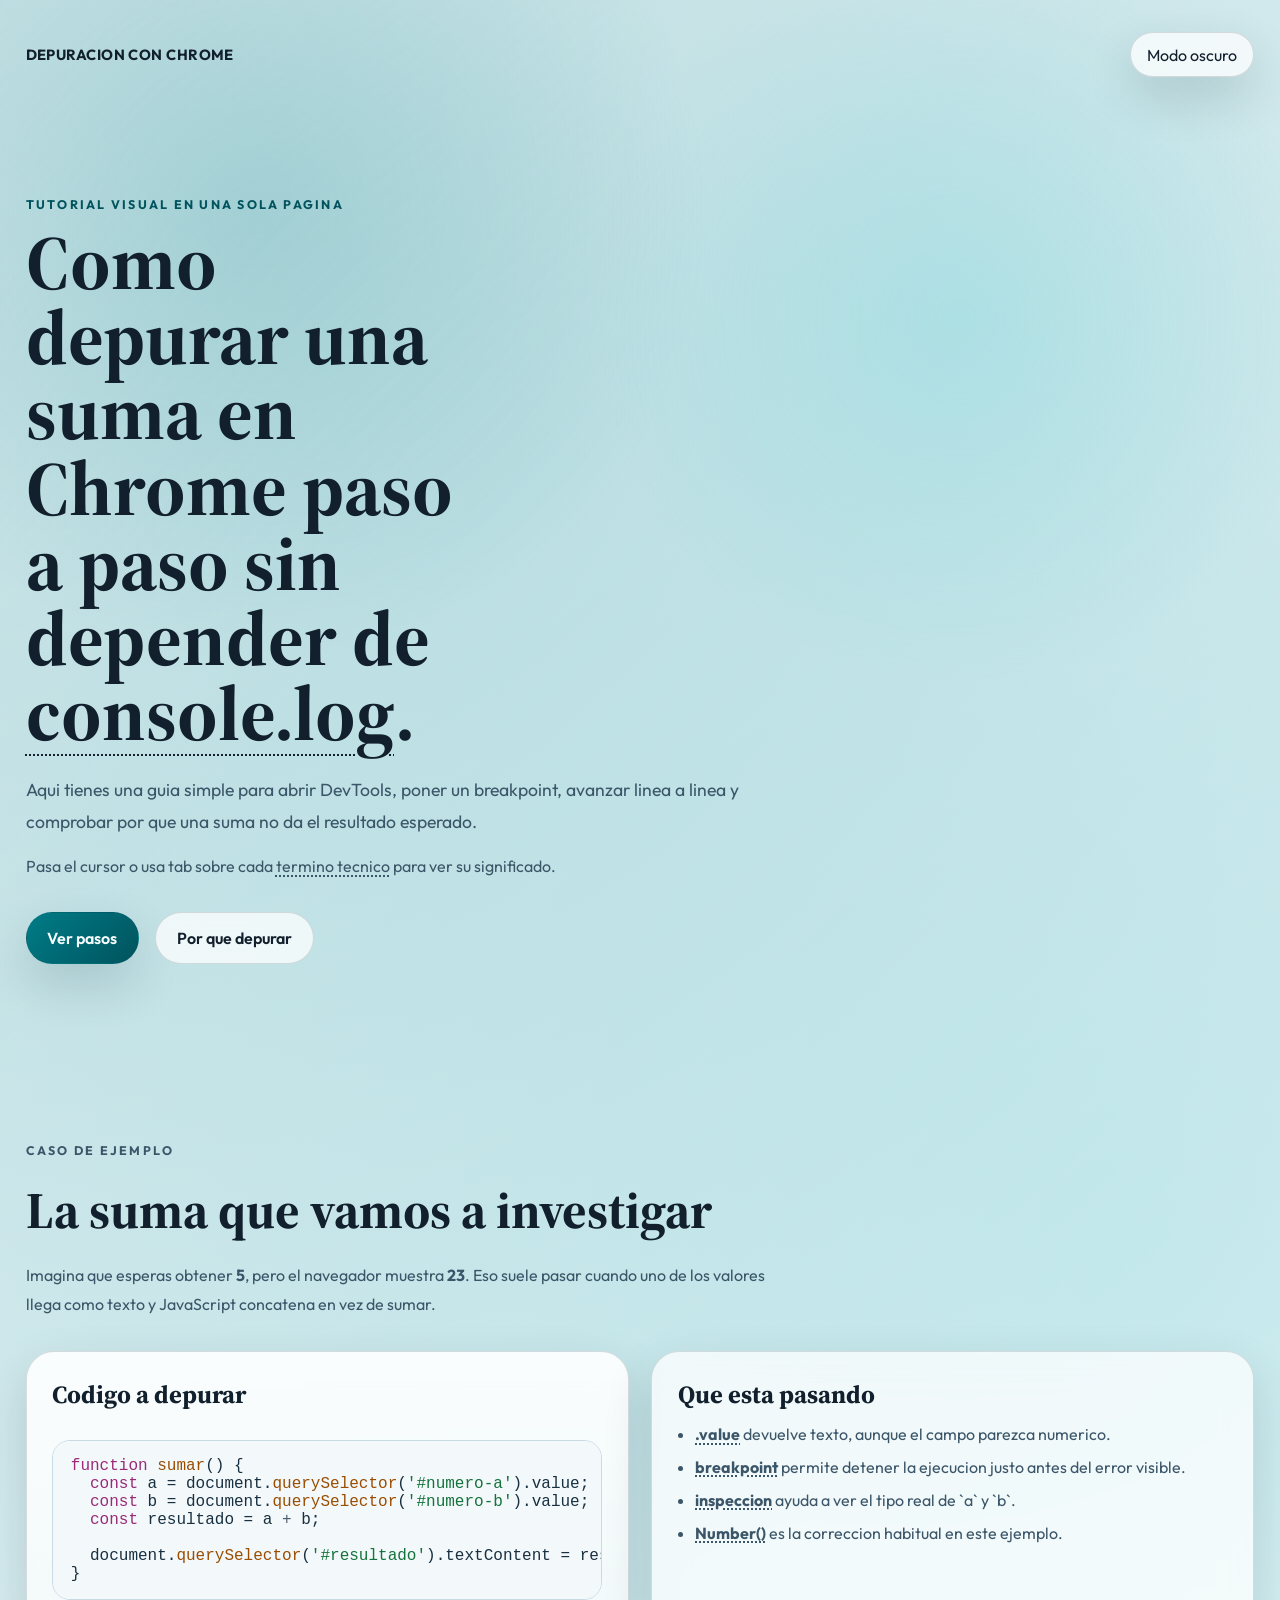
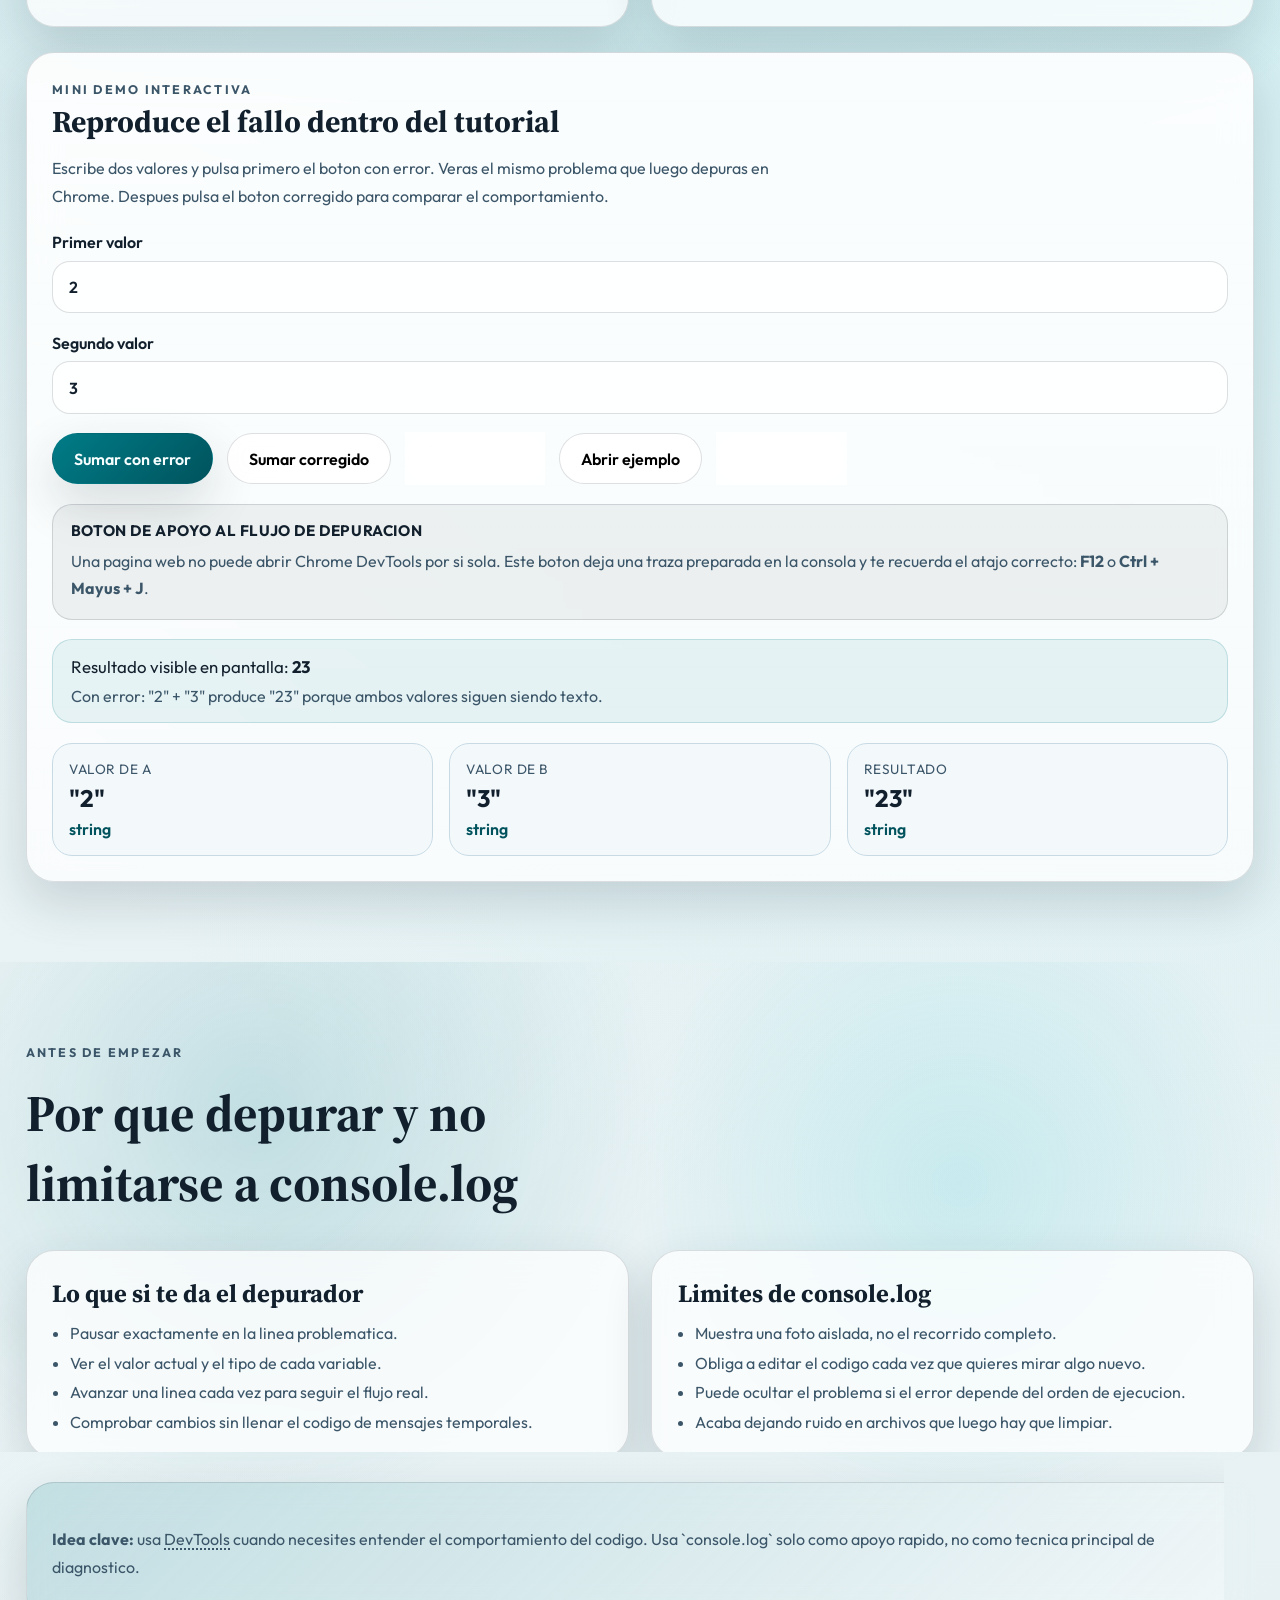
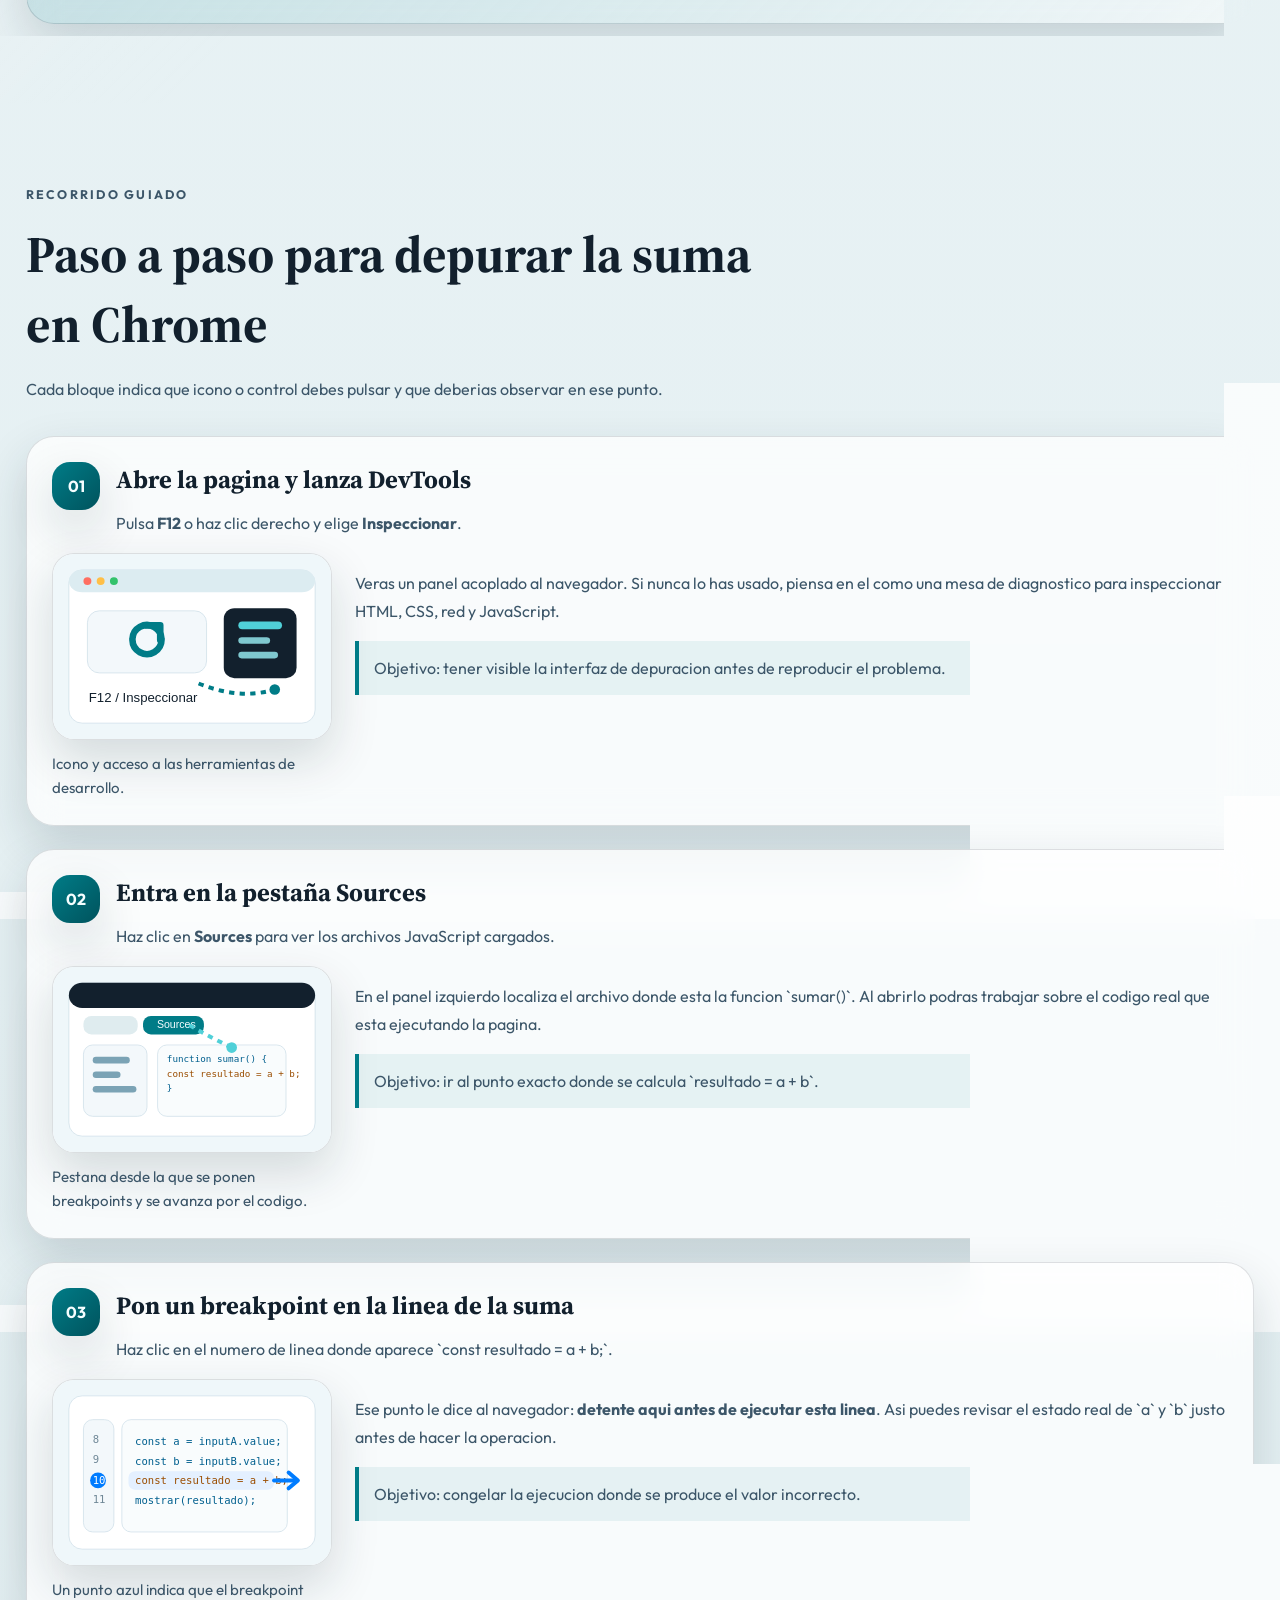
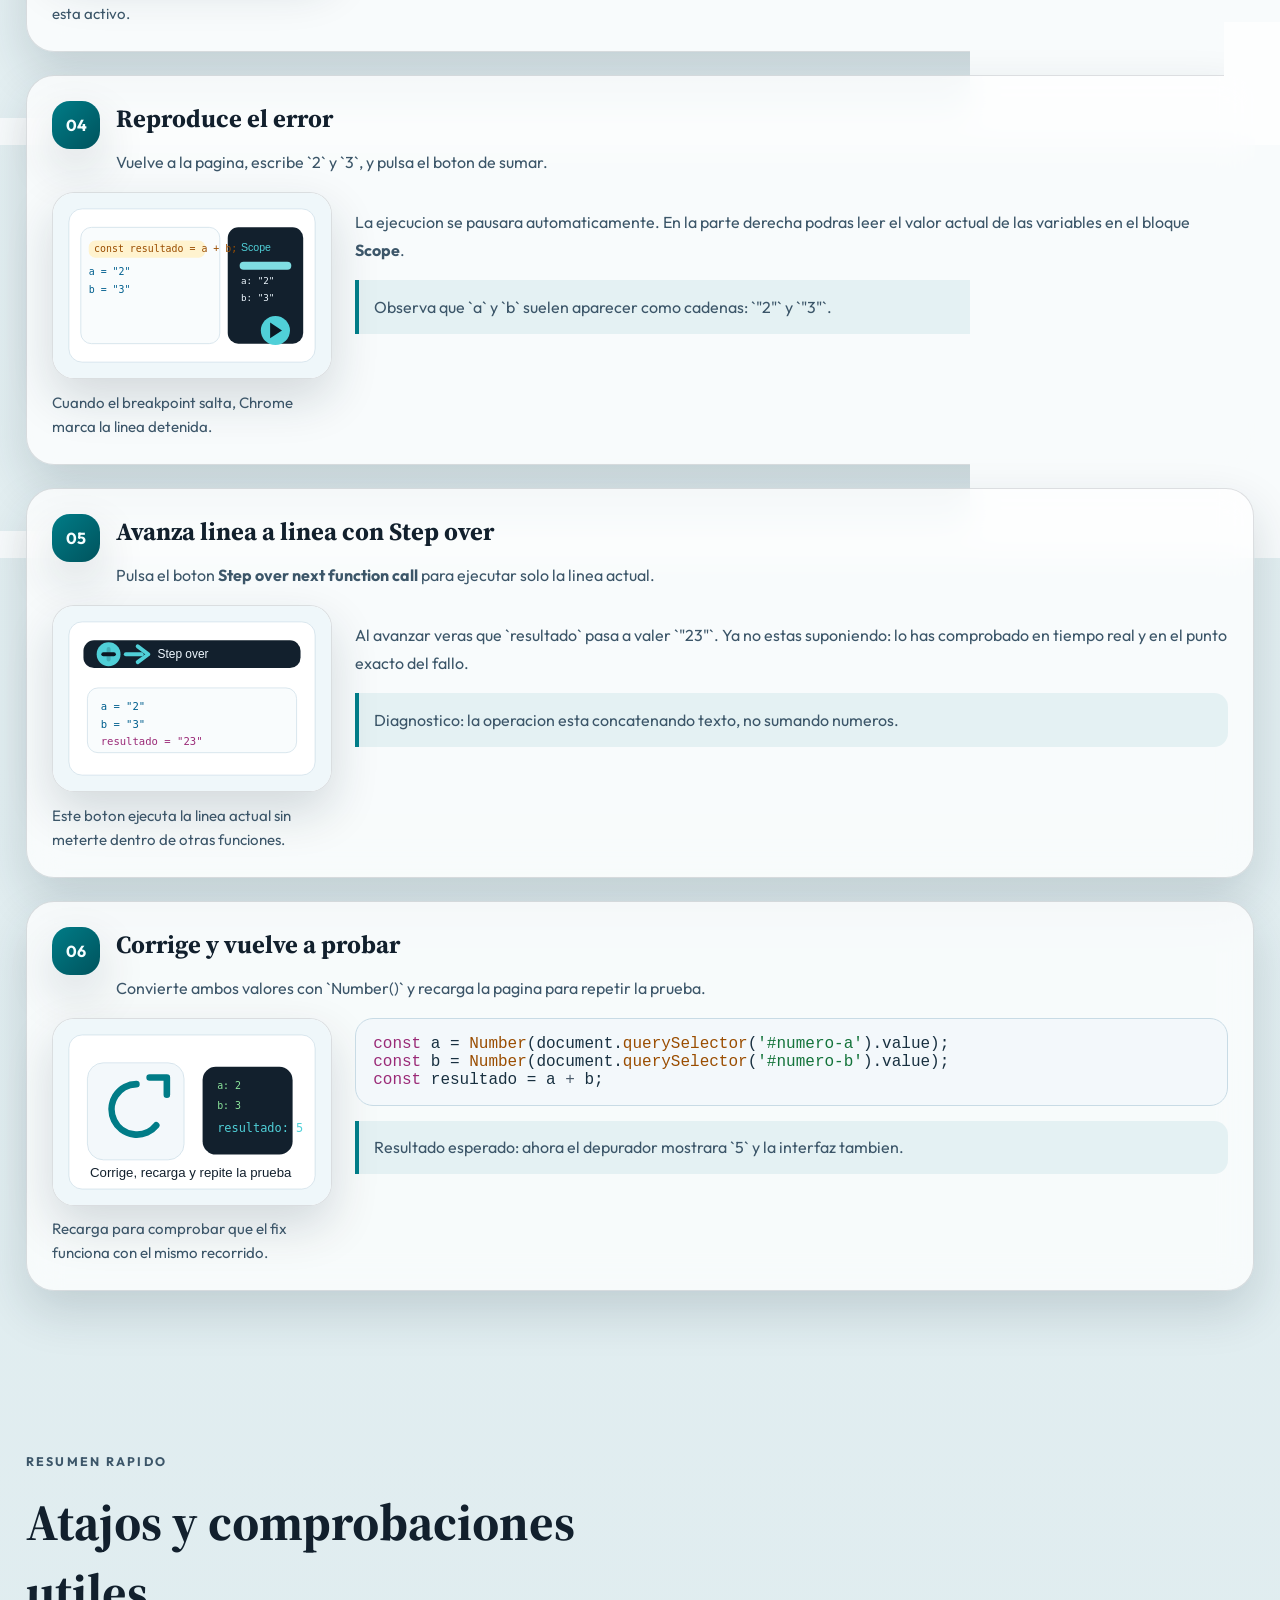
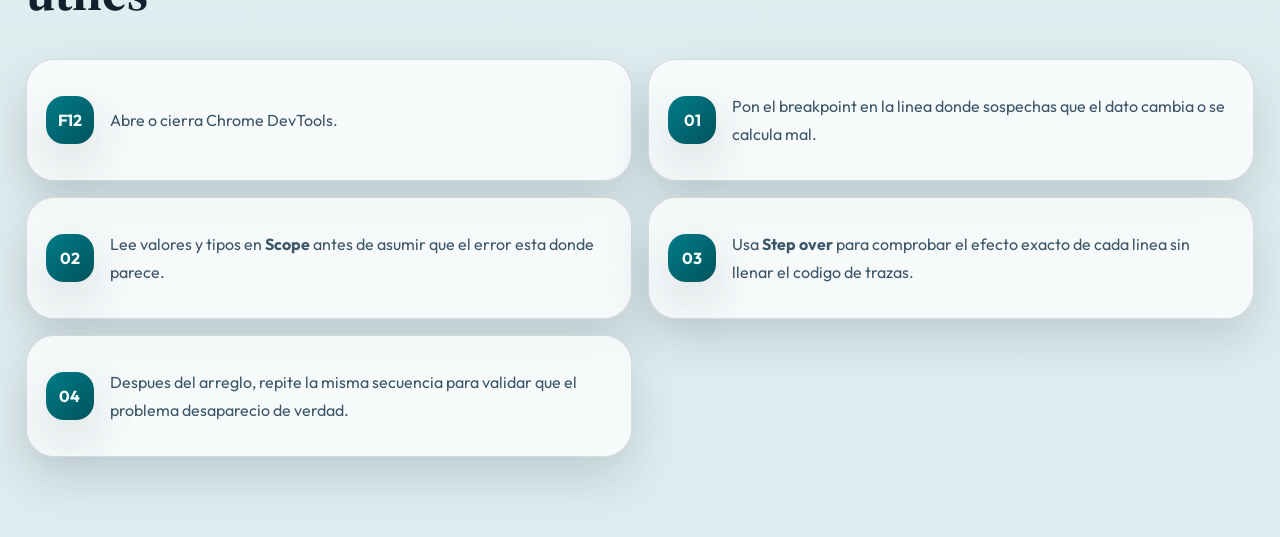
<file: depuracionconchrome/index.html>
<!doctype html>
<html lang="es" data-theme="light">
<head>
  <meta charset="utf-8">
  <meta name="viewport" content="width=device-width, initial-scale=1">
  <meta name="description" content="Tutorial visual paso a paso para depurar una suma en Chrome DevTools y entender por que conviene usar el depurador antes que console.log.">
  <meta name="theme-color" content="#f6f1e8">
  <title>Depurar una suma en Chrome</title>
  <link rel="icon" type="image/svg+xml" href="assets/img/favicon.svg">
  <link rel="preconnect" href="https://fonts.googleapis.com">
  <link rel="preconnect" href="https://fonts.gstatic.com" crossorigin>
  <link href="https://fonts.googleapis.com/css2?family=Outfit:wght@300;400;500;600;700&family=Source+Serif+4:wght@400;600;700&display=swap" rel="stylesheet">
  <link rel="stylesheet" href="assets/css/style.css">
</head>
<body>
  <div class="page-shell">
    <header class="hero parallax-panel" id="inicio">
      <nav class="topbar">
        <a class="brand" href="#inicio">Depuracion con Chrome</a>
        <button class="theme-toggle" type="button" aria-label="Cambiar entre modo claro y oscuro" aria-pressed="false">
          <span class="theme-toggle__label">Modo oscuro</span>
        </button>
      </nav>

      <div class="hero__content">
        <p class="eyebrow">Tutorial visual en una sola pagina</p>
        <h1>Como depurar una suma en Chrome paso a paso sin depender de <span class="term" tabindex="0" data-tooltip="Metodo rapido para imprimir valores en la consola, util para pruebas pequenas pero limitado para seguir el flujo real del codigo.">console.log</span>.</h1>
        <p class="hero__lead">
          Aqui tienes una guia simple para abrir DevTools, poner un breakpoint, avanzar linea a linea y comprobar por que una suma no da el resultado esperado.
        </p>
        <p class="hero__hint">
          Pasa el cursor o usa tab sobre cada <span class="term" tabindex="0" data-tooltip="Palabra tecnica explicada con una definicion corta en contexto.">termino tecnico</span> para ver su significado.
        </p>
        <div class="hero__actions">
          <a class="button button--primary" href="#pasos">Ver pasos</a>
          <a class="button button--ghost" href="#por-que">Por que depurar</a>
        </div>
      </div>
    </header>

    <main>
      <section class="section section--floating" id="escenario">
        <div class="section__heading">
          <p class="section__eyebrow">Caso de ejemplo</p>
          <h2>La suma que vamos a investigar</h2>
          <p>
            Imagina que esperas obtener <strong>5</strong>, pero el navegador muestra <strong>23</strong>. Eso suele pasar cuando uno de los valores llega como texto y JavaScript concatena en vez de sumar.
          </p>
        </div>

        <div class="grid grid--two">
          <article class="code-card code-card--compact">
            <h3>Codigo a depurar</h3>
            <pre><code><span class="tok-kw">function</span> <span class="tok-fn">sumar</span>() {
  <span class="tok-kw">const</span> a = document.<span class="tok-fn">querySelector</span>(<span class="tok-str">'#numero-a'</span>).value;
  <span class="tok-kw">const</span> b = document.<span class="tok-fn">querySelector</span>(<span class="tok-str">'#numero-b'</span>).value;
  <span class="tok-kw">const</span> resultado = a <span class="tok-op">+</span> b;

  document.<span class="tok-fn">querySelector</span>(<span class="tok-str">'#resultado'</span>).textContent = resultado;
}</code></pre>
          </article>

          <article class="card">
            <h3>Que esta pasando</h3>
            <ul class="feature-list">
              <li><strong><span class="term" tabindex="0" data-tooltip="Valor devuelto por un input del navegador; normalmente llega como cadena de texto.">.value</span></strong> devuelve texto, aunque el campo parezca numerico.</li>
              <li><strong><span class="term" tabindex="0" data-tooltip="Punto de parada temporal en el codigo para inspeccionar variables y flujo.">breakpoint</span></strong> permite detener la ejecucion justo antes del error visible.</li>
              <li><strong><span class="term" tabindex="0" data-tooltip="Inspeccion de variables mientras el programa esta detenido.">inspeccion</span></strong> ayuda a ver el tipo real de `a` y `b`.</li>
              <li><strong><span class="term" tabindex="0" data-tooltip="Conversión explicita de un texto a numero para operar correctamente.">Number()</span></strong> es la correccion habitual en este ejemplo.</li>
            </ul>
          </article>
        </div>

        <article class="demo-card" id="demo">
          <div class="demo-card__intro">
            <p class="section__eyebrow">Mini demo interactiva</p>
            <h3>Reproduce el fallo dentro del tutorial</h3>
            <p>
              Escribe dos valores y pulsa primero el boton con error. Veras el mismo problema que luego depuras en Chrome. Despues pulsa el boton corregido para comparar el comportamiento.
            </p>
          </div>

          <div class="demo-panel">
            <label class="demo-field">
              <span>Primer valor</span>
              <input id="numero-a" class="demo-input" type="number" inputmode="numeric" value="2">
            </label>

            <label class="demo-field">
              <span>Segundo valor</span>
              <input id="numero-b" class="demo-input" type="number" inputmode="numeric" value="3">
            </label>

            <div class="demo-actions">
              <button class="button button--primary" type="button" id="demo-broken-button">Sumar con error</button>
              <button class="button button--ghost" type="button" id="demo-fixed-button">Sumar corregido</button>
              <button class="button button--ghost" type="button" id="demo-console-button">Abrir consola</button>
              <button class="button button--ghost" type="button" id="demo-open-button">Abrir ejemplo</button>
              <button class="button button--ghost" type="button" id="demo-reset-button">Restablecer</button>
            </div>

            <div class="demo-console-help" aria-live="polite">
              <p class="demo-console-help__lead">Boton de apoyo al flujo de depuracion</p>
              <p id="demo-console-help-text">
                Una pagina web no puede abrir Chrome DevTools por si sola. Este boton deja una traza preparada en la consola y te recuerda el atajo correcto: <strong>F12</strong> o <strong>Ctrl + Mayus + J</strong>.
              </p>
            </div>

            <div class="demo-result" aria-live="polite">
              <p class="demo-result__lead">Resultado visible en pantalla: <strong id="resultado">23</strong></p>
              <p id="demo-status">Ahora mismo estas viendo el comportamiento con error: `2 + 3` produce `23` porque ambos valores son texto.</p>
            </div>

            <div class="demo-inspector" aria-live="polite">
              <article class="demo-inspector__card">
                <span class="demo-inspector__label">Valor de a</span>
                <strong id="inspector-a-value">"2"</strong>
                <span id="inspector-a-type">string</span>
              </article>
              <article class="demo-inspector__card">
                <span class="demo-inspector__label">Valor de b</span>
                <strong id="inspector-b-value">"3"</strong>
                <span id="inspector-b-type">string</span>
              </article>
              <article class="demo-inspector__card">
                <span class="demo-inspector__label">Resultado</span>
                <strong id="inspector-result-value">"23"</strong>
                <span id="inspector-result-type">string</span>
              </article>
            </div>
          </div>
        </article>
      </section>

      <section class="section parallax-band" id="por-que">
        <div class="section__heading narrow">
          <p class="section__eyebrow">Antes de empezar</p>
          <h2>Por que depurar y no limitarse a console.log</h2>
        </div>

        <div class="grid grid--two">
          <article class="card card--tall">
            <h3>Lo que si te da el depurador</h3>
            <ul class="feature-list feature-list--tight">
              <li>Pausar exactamente en la linea problematica.</li>
              <li>Ver el valor actual y el tipo de cada variable.</li>
              <li>Avanzar una linea cada vez para seguir el flujo real.</li>
              <li>Comprobar cambios sin llenar el codigo de mensajes temporales.</li>
            </ul>
          </article>

          <article class="card card--tall">
            <h3>Limites de console.log</h3>
            <ul class="feature-list feature-list--tight">
              <li>Muestra una foto aislada, no el recorrido completo.</li>
              <li>Obliga a editar el codigo cada vez que quieres mirar algo nuevo.</li>
              <li>Puede ocultar el problema si el error depende del orden de ejecucion.</li>
              <li>Acaba dejando ruido en archivos que luego hay que limpiar.</li>
            </ul>
          </article>
        </div>

        <article class="callout callout--contrast">
          <p>
            <strong>Idea clave:</strong> usa <span class="term" tabindex="0" data-tooltip="Herramienta integrada en el navegador para pausar, inspeccionar y avanzar por el codigo.">DevTools</span> cuando necesites entender el comportamiento del codigo. Usa `console.log` solo como apoyo rapido, no como tecnica principal de diagnostico.
          </p>
        </article>
      </section>

      <section class="section section--floating" id="pasos">
        <div class="section__heading">
          <p class="section__eyebrow">Recorrido guiado</p>
          <h2>Paso a paso para depurar la suma en Chrome</h2>
          <p>
            Cada bloque indica que icono o control debes pulsar y que deberias observar en ese punto.
          </p>
        </div>

        <div class="step-list">
          <article class="step-card">
            <div class="step-card__header">
              <span class="step-card__index">01</span>
              <div>
                <h3>Abre la pagina y lanza DevTools</h3>
                <p>Pulsa <strong>F12</strong> o haz clic derecho y elige <strong>Inspeccionar</strong>.</p>
              </div>
            </div>
            <div class="step-card__body">
              <figure class="icon-figure">
                <img src="assets/img/icon-devtools.svg" alt="Grafico del icono de herramientas de desarrollador de Chrome.">
                <figcaption>Icono y acceso a las herramientas de desarrollo.</figcaption>
              </figure>
              <div>
                <p>
                  Veras un panel acoplado al navegador. Si nunca lo has usado, piensa en el como una mesa de diagnostico para inspeccionar HTML, CSS, red y JavaScript.
                </p>
                <p class="step-note">Objetivo: tener visible la interfaz de depuracion antes de reproducir el problema.</p>
              </div>
            </div>
          </article>

          <article class="step-card">
            <div class="step-card__header">
              <span class="step-card__index">02</span>
              <div>
                <h3>Entra en la pestaña Sources</h3>
                <p>Haz clic en <strong>Sources</strong> para ver los archivos JavaScript cargados.</p>
              </div>
            </div>
            <div class="step-card__body">
              <figure class="icon-figure">
                <img src="assets/img/icon-sources.svg" alt="Grafico de la pestana Sources de Chrome DevTools.">
                <figcaption>Pestana desde la que se ponen breakpoints y se avanza por el codigo.</figcaption>
              </figure>
              <div>
                <p>
                  En el panel izquierdo localiza el archivo donde esta la funcion `sumar()`. Al abrirlo podras trabajar sobre el codigo real que esta ejecutando la pagina.
                </p>
                <p class="step-note">Objetivo: ir al punto exacto donde se calcula `resultado = a + b`.</p>
              </div>
            </div>
          </article>

          <article class="step-card">
            <div class="step-card__header">
              <span class="step-card__index">03</span>
              <div>
                <h3>Pon un breakpoint en la linea de la suma</h3>
                <p>Haz clic en el numero de linea donde aparece `const resultado = a + b;`.</p>
              </div>
            </div>
            <div class="step-card__body">
              <figure class="icon-figure">
                <img src="assets/img/icon-breakpoint.svg" alt="Grafico del marcador de breakpoint sobre un numero de linea en Chrome DevTools.">
                <figcaption>Un punto azul indica que el breakpoint esta activo.</figcaption>
              </figure>
              <div>
                <p>
                  Ese punto le dice al navegador: <strong>detente aqui antes de ejecutar esta linea</strong>. Asi puedes revisar el estado real de `a` y `b` justo antes de hacer la operacion.
                </p>
                <p class="step-note">Objetivo: congelar la ejecucion donde se produce el valor incorrecto.</p>
              </div>
            </div>
          </article>

          <article class="step-card">
            <div class="step-card__header">
              <span class="step-card__index">04</span>
              <div>
                <h3>Reproduce el error</h3>
                <p>Vuelve a la pagina, escribe `2` y `3`, y pulsa el boton de sumar.</p>
              </div>
            </div>
            <div class="step-card__body">
              <figure class="icon-figure">
                <img src="assets/img/icon-resume.svg" alt="Grafico del panel pausado en un breakpoint y control para continuar o reanudar.">
                <figcaption>Cuando el breakpoint salta, Chrome marca la linea detenida.</figcaption>
              </figure>
              <div>
                <p>
                  La ejecucion se pausara automaticamente. En la parte derecha podras leer el valor actual de las variables en el bloque <strong>Scope</strong>.
                </p>
                <p class="step-note">Observa que `a` y `b` suelen aparecer como cadenas: `"2"` y `"3"`.</p>
              </div>
            </div>
          </article>

          <article class="step-card">
            <div class="step-card__header">
              <span class="step-card__index">05</span>
              <div>
                <h3>Avanza linea a linea con Step over</h3>
                <p>Pulsa el boton <strong>Step over next function call</strong> para ejecutar solo la linea actual.</p>
              </div>
            </div>
            <div class="step-card__body">
              <figure class="icon-figure">
                <img src="assets/img/icon-step-over.svg" alt="Grafico del boton Step over de Chrome DevTools.">
                <figcaption>Este boton ejecuta la linea actual sin meterte dentro de otras funciones.</figcaption>
              </figure>
              <div>
                <p>
                  Al avanzar veras que `resultado` pasa a valer `"23"`. Ya no estas suponiendo: lo has comprobado en tiempo real y en el punto exacto del fallo.
                </p>
                <p class="step-note">Diagnostico: la operacion esta concatenando texto, no sumando numeros.</p>
              </div>
            </div>
          </article>

          <article class="step-card">
            <div class="step-card__header">
              <span class="step-card__index">06</span>
              <div>
                <h3>Corrige y vuelve a probar</h3>
                <p>Convierte ambos valores con `Number()` y recarga la pagina para repetir la prueba.</p>
              </div>
            </div>
            <div class="step-card__body">
              <figure class="icon-figure">
                <img src="assets/img/icon-refresh.svg" alt="Grafico del icono de recarga del navegador tras corregir el codigo.">
                <figcaption>Recarga para comprobar que el fix funciona con el mismo recorrido.</figcaption>
              </figure>
              <div>
                <pre><code><span class="tok-kw">const</span> a = <span class="tok-fn">Number</span>(document.<span class="tok-fn">querySelector</span>(<span class="tok-str">'#numero-a'</span>).value);
<span class="tok-kw">const</span> b = <span class="tok-fn">Number</span>(document.<span class="tok-fn">querySelector</span>(<span class="tok-str">'#numero-b'</span>).value);
<span class="tok-kw">const</span> resultado = a <span class="tok-op">+</span> b;</code></pre>
                <p class="step-note">Resultado esperado: ahora el depurador mostrara `5` y la interfaz tambien.</p>
              </div>
            </div>
          </article>
        </div>
      </section>

      <section class="section section--checklist" id="atajos">
        <div class="section__heading narrow">
          <p class="section__eyebrow">Resumen rapido</p>
          <h2>Atajos y comprobaciones utiles</h2>
        </div>

        <div class="checklist">
          <article class="check-item">
            <span class="check-item__index">F12</span>
            <p>Abre o cierra Chrome DevTools.</p>
          </article>
          <article class="check-item">
            <span class="check-item__index">01</span>
            <p>Pon el breakpoint en la linea donde sospechas que el dato cambia o se calcula mal.</p>
          </article>
          <article class="check-item">
            <span class="check-item__index">02</span>
            <p>Lee valores y tipos en <strong>Scope</strong> antes de asumir que el error esta donde parece.</p>
          </article>
          <article class="check-item">
            <span class="check-item__index">03</span>
            <p>Usa <strong>Step over</strong> para comprobar el efecto exacto de cada linea sin llenar el codigo de trazas.</p>
          </article>
          <article class="check-item">
            <span class="check-item__index">04</span>
            <p>Despues del arreglo, repite la misma secuencia para validar que el problema desaparecio de verdad.</p>
          </article>
        </div>
      </section>
    </main>
  </div>

  <script src="assets/js/main.js" defer></script>
</body>
</html>
</file>
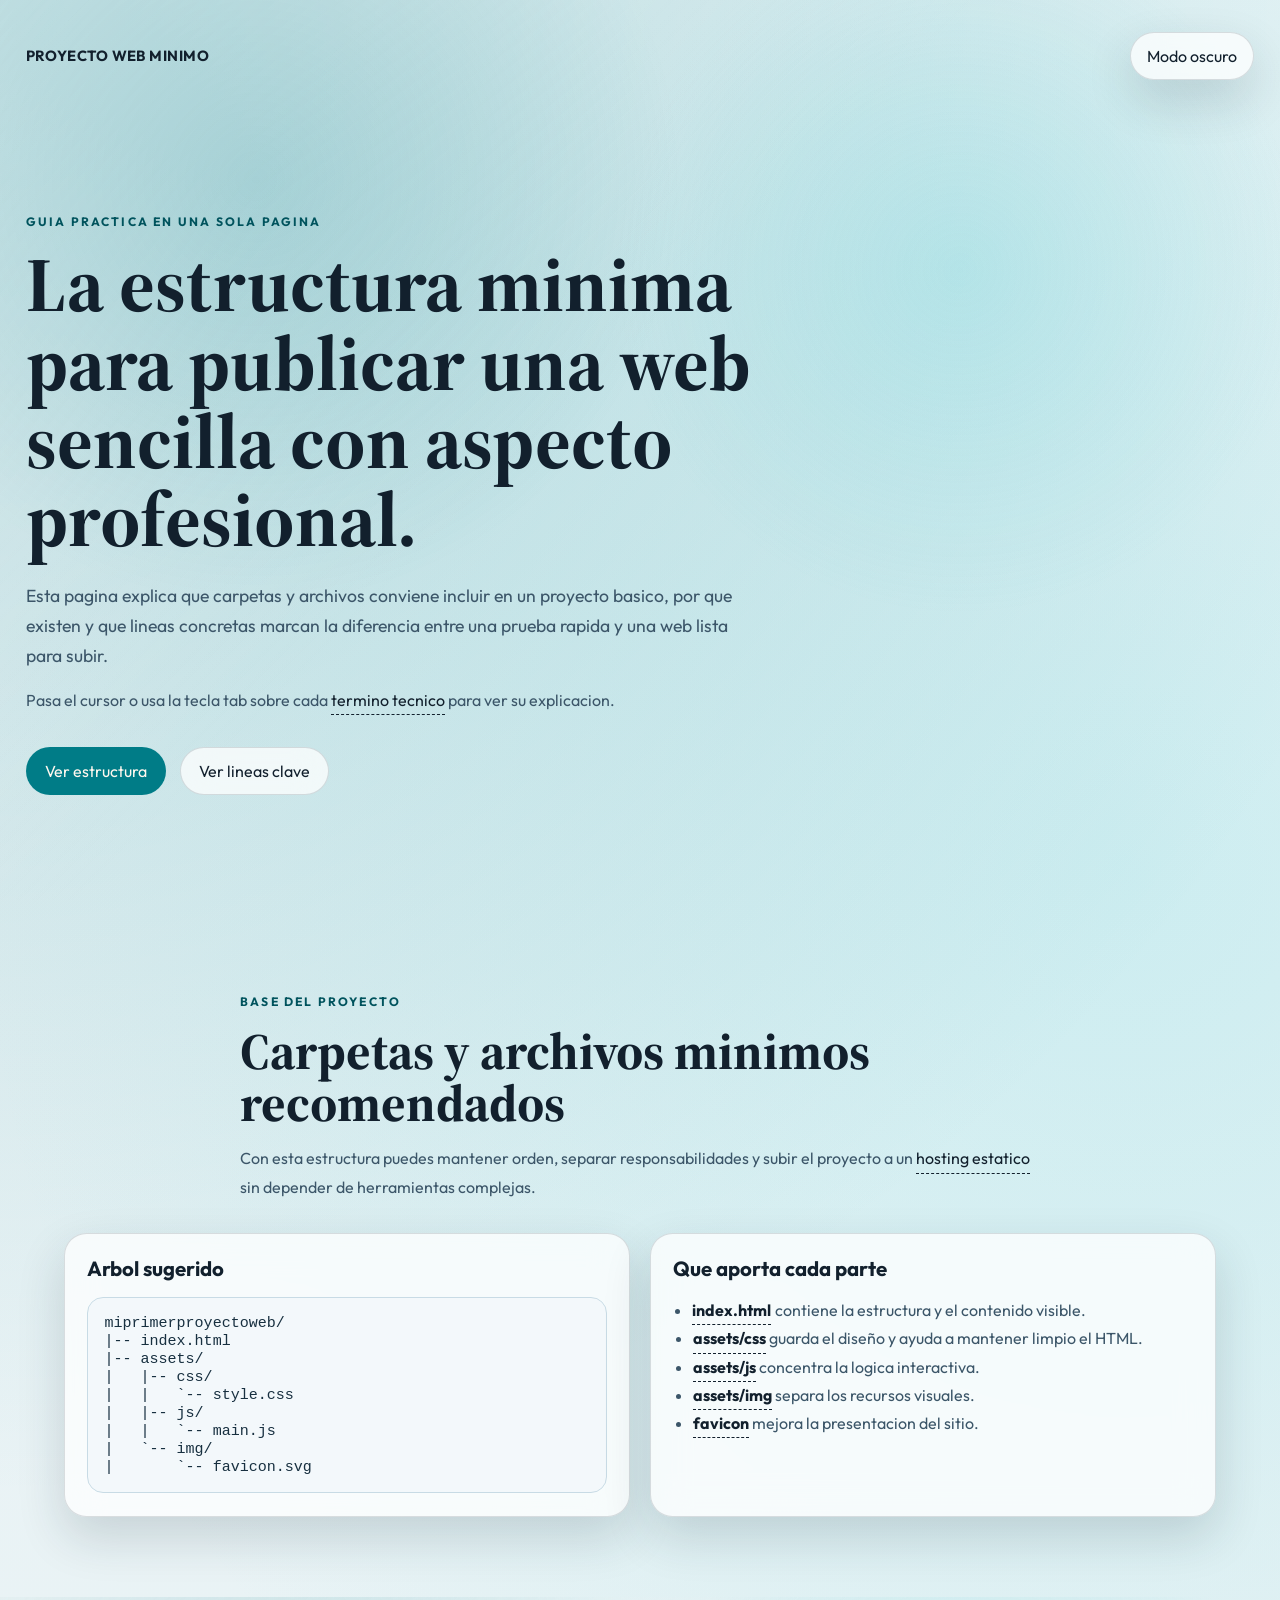
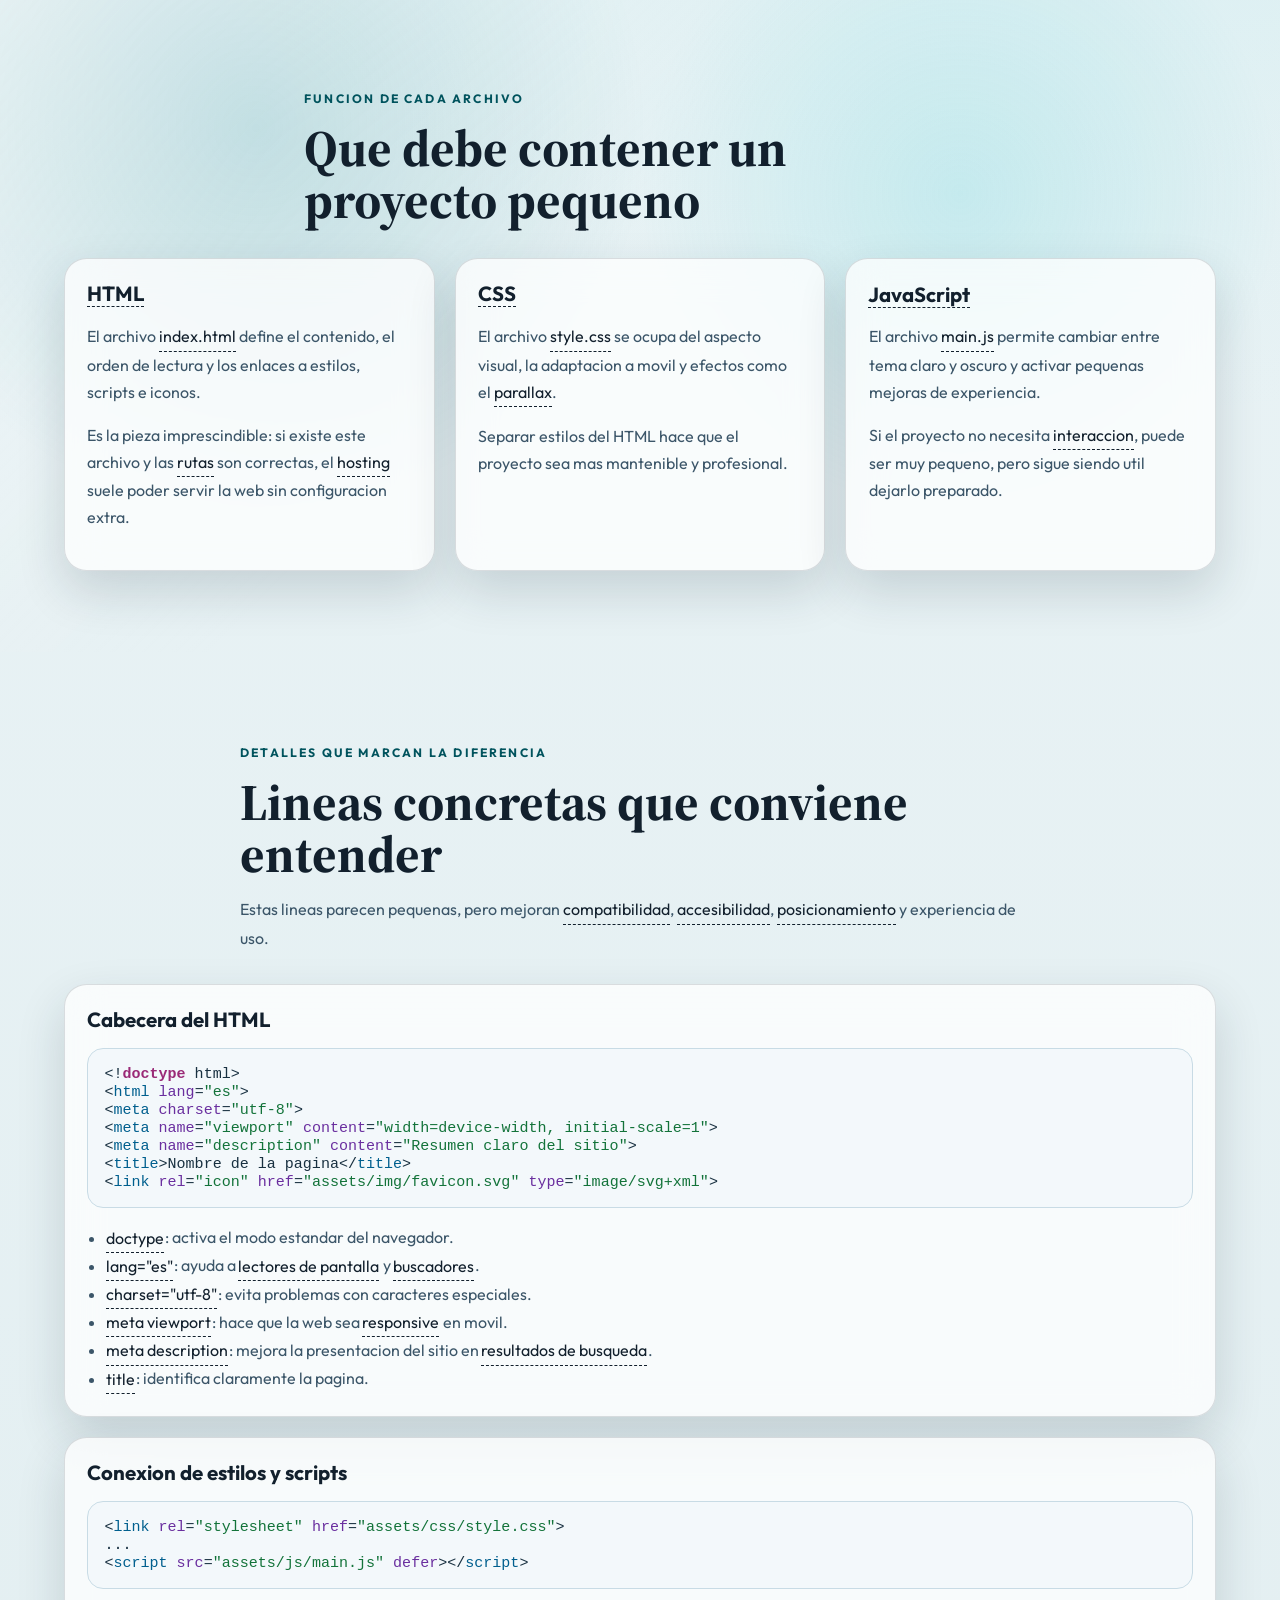
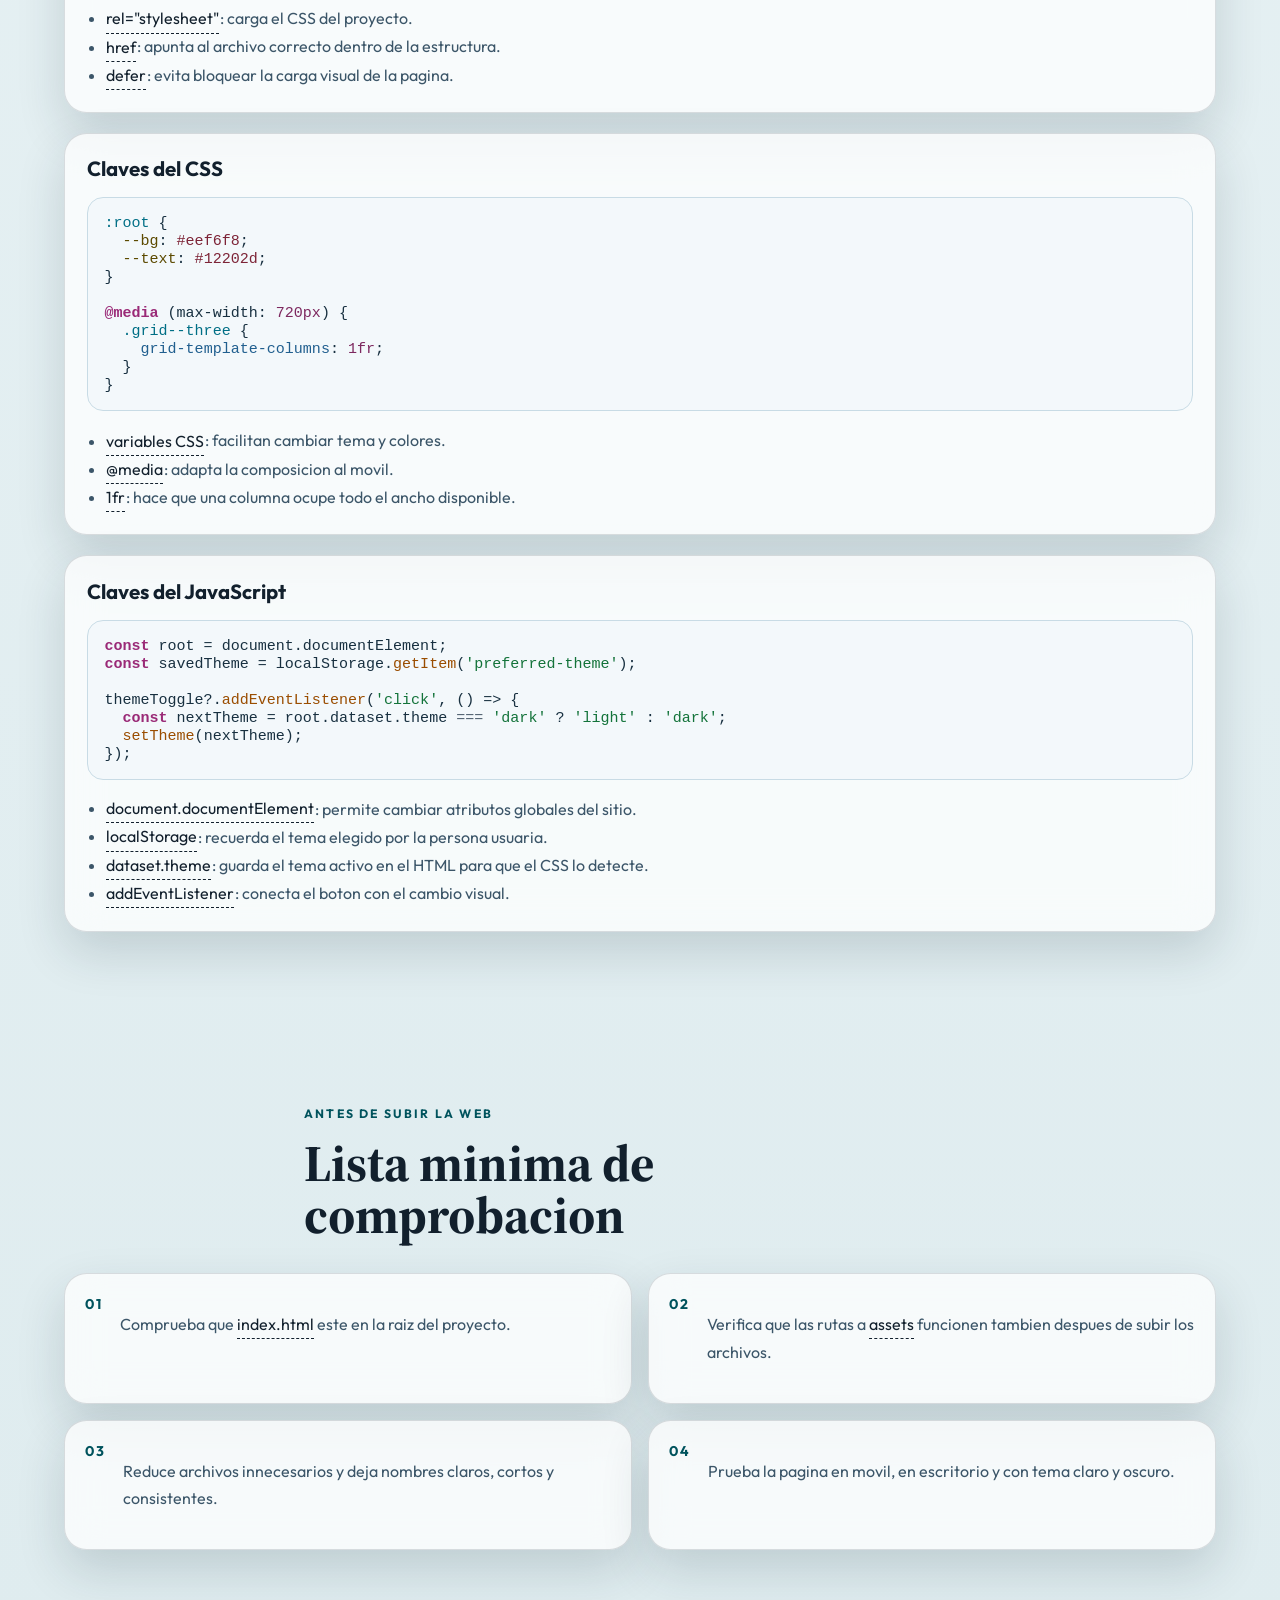
<file: miprimerproyectoweb/index.html>
<!doctype html>
<html lang="es" data-theme="light">
<head>
  <meta charset="utf-8">
  <meta name="viewport" content="width=device-width, initial-scale=1">
  <meta name="description" content="Guía visual de la estructura mínima recomendada para un proyecto web sencillo y profesional.">
  <meta name="theme-color" content="#f6f1e8">
  <title>Estructura Web Minima Profesional</title>
  <link rel="icon" type="image/svg+xml" href="assets/img/favicon.svg">
  <link rel="preconnect" href="https://fonts.googleapis.com">
  <link rel="preconnect" href="https://fonts.gstatic.com" crossorigin>
  <link href="https://fonts.googleapis.com/css2?family=Outfit:wght@300;400;500;600;700&family=Source+Serif+4:wght@400;600;700&display=swap" rel="stylesheet">
  <link rel="stylesheet" href="assets/css/style.css">
</head>
<body>
  <div class="page-shell">
    <header class="hero parallax-panel" id="inicio">
      <nav class="topbar">
        <a class="brand" href="#inicio">Proyecto Web Minimo</a>
        <button class="theme-toggle" type="button" aria-label="Cambiar entre modo claro y oscuro" aria-pressed="false">
          <span class="theme-toggle__label">Modo oscuro</span>
        </button>
      </nav>

      <div class="hero__content">
        <p class="eyebrow">Guia practica en una sola pagina</p>
        <h1>La estructura minima para publicar una web sencilla con aspecto profesional.</h1>
        <p class="hero__lead">
          Esta pagina explica que carpetas y archivos conviene incluir en un proyecto basico,
          por que existen y que lineas concretas marcan la diferencia entre una prueba rapida y una web lista para subir.
        </p>
        <p class="hero__hint">
          Pasa el cursor o usa la tecla tab sobre cada <span class="term" tabindex="0" data-tooltip="Palabra especializada del desarrollo web que aqui se explica con una definicion breve.">termino tecnico</span> para ver su explicacion.
        </p>
        <div class="hero__actions">
          <a class="button button--primary" href="#estructura">Ver estructura</a>
          <a class="button button--ghost" href="#lineas-clave">Ver lineas clave</a>
        </div>
      </div>
    </header>

    <main>
      <section class="section section--floating" id="estructura">
        <div class="section__heading">
          <p class="section__eyebrow">Base del proyecto</p>
          <h2>Carpetas y archivos minimos recomendados</h2>
          <p>
            Con esta estructura puedes mantener orden, separar responsabilidades y subir el proyecto a un <span class="term" tabindex="0" data-tooltip="Servicio que publica archivos web sin ejecutar codigo del servidor; entrega HTML, CSS, JavaScript e imagenes.">hosting estatico</span> sin depender de herramientas complejas.
          </p>
        </div>

        <div class="grid grid--two">
          <article class="card">
            <h3>Arbol sugerido</h3>
            <pre class="file-tree"><code>miprimerproyectoweb/
|-- index.html
|-- assets/
|   |-- css/
|   |   `-- style.css
|   |-- js/
|   |   `-- main.js
|   `-- img/
|       `-- favicon.svg</code></pre>
          </article>

          <article class="card">
            <h3>Que aporta cada parte</h3>
            <ul class="feature-list">
              <li><strong><span class="term" tabindex="0" data-tooltip="Archivo principal que se carga primero en el navegador.">index.html</span></strong> contiene la estructura y el contenido visible.</li>
              <li><strong><span class="term" tabindex="0" data-tooltip="Carpeta para hojas de estilo, encargadas del aspecto visual.">assets/css</span></strong> guarda el diseño y ayuda a mantener limpio el HTML.</li>
              <li><strong><span class="term" tabindex="0" data-tooltip="Carpeta para scripts que añaden interaccion y comportamiento.">assets/js</span></strong> concentra la logica interactiva.</li>
              <li><strong><span class="term" tabindex="0" data-tooltip="Carpeta para imagenes, iconos y recursos graficos.">assets/img</span></strong> separa los recursos visuales.</li>
              <li><strong><span class="term" tabindex="0" data-tooltip="Pequeno icono que identifica la web en la pestana del navegador.">favicon</span></strong> mejora la presentacion del sitio.</li>
            </ul>
          </article>
        </div>
      </section>

      <section class="section parallax-band" id="archivos">
        <div class="section__heading narrow">
          <p class="section__eyebrow">Funcion de cada archivo</p>
          <h2>Que debe contener un proyecto pequeno</h2>
        </div>

        <div class="grid grid--three">
          <article class="card card--tall">
            <h3><span class="term" tabindex="0" data-tooltip="Lenguaje de marcado que organiza textos, enlaces, imagenes y secciones de una pagina.">HTML</span></h3>
            <p>
              El archivo <span class="term" tabindex="0" data-tooltip="Documento principal de entrada del sitio.">index.html</span> define el contenido, el orden de lectura y los enlaces a estilos, scripts e iconos.
            </p>
            <p>
              Es la pieza imprescindible: si existe este archivo y las <span class="term" tabindex="0" data-tooltip="Direcciones internas que indican donde se encuentra cada archivo del proyecto.">rutas</span> son correctas, el <span class="term" tabindex="0" data-tooltip="Programa o servicio que entrega la pagina web al navegador del visitante.">hosting</span> suele poder servir la web sin configuracion extra.
            </p>
          </article>

          <article class="card card--tall">
            <h3><span class="term" tabindex="0" data-tooltip="Lenguaje de estilos que controla colores, tipografia, espaciados y composicion.">CSS</span></h3>
            <p>
              El archivo <span class="term" tabindex="0" data-tooltip="Hoja de estilos principal del proyecto.">style.css</span> se ocupa del aspecto visual, la adaptacion a movil y efectos como el <span class="term" tabindex="0" data-tooltip="Efecto visual en el que distintas capas parecen moverse a diferente velocidad al hacer scroll.">parallax</span>.
            </p>
            <p>
              Separar estilos del HTML hace que el proyecto sea mas mantenible y profesional.
            </p>
          </article>

          <article class="card card--tall">
            <h3><span class="term" tabindex="0" data-tooltip="Lenguaje de programacion que aporta comportamiento en el navegador.">JavaScript</span></h3>
            <p>
              El archivo <span class="term" tabindex="0" data-tooltip="Script principal que escucha eventos y modifica la interfaz.">main.js</span> permite cambiar entre tema claro y oscuro y activar pequenas mejoras de experiencia.
            </p>
            <p>
              Si el proyecto no necesita <span class="term" tabindex="0" data-tooltip="Respuesta de la interfaz ante acciones del usuario, como pulsar un boton.">interaccion</span>, puede ser muy pequeno, pero sigue siendo util dejarlo preparado.
            </p>
          </article>
        </div>
      </section>

      <section class="section section--floating" id="lineas-clave">
        <div class="section__heading">
          <p class="section__eyebrow">Detalles que marcan la diferencia</p>
          <h2>Lineas concretas que conviene entender</h2>
          <p>
            Estas lineas parecen pequenas, pero mejoran <span class="term" tabindex="0" data-tooltip="Capacidad de la web para funcionar bien en distintos navegadores y dispositivos.">compatibilidad</span>, <span class="term" tabindex="0" data-tooltip="Facilidad con la que cualquier persona, tambien con ayudas tecnicas, puede usar la pagina.">accesibilidad</span>, <span class="term" tabindex="0" data-tooltip="Visibilidad del contenido en buscadores gracias a una estructura y descripciones claras.">posicionamiento</span> y experiencia de uso.
          </p>
        </div>

        <div class="code-stack">
          <article class="code-card">
            <h3>Cabecera del HTML</h3>
            <pre><code>&lt;!<span class="tok-kw">doctype</span> html&gt;
&lt;<span class="tok-tag">html</span> <span class="tok-attr">lang</span>=<span class="tok-str">"es"</span>&gt;
&lt;<span class="tok-tag">meta</span> <span class="tok-attr">charset</span>=<span class="tok-str">"utf-8"</span>&gt;
&lt;<span class="tok-tag">meta</span> <span class="tok-attr">name</span>=<span class="tok-str">"viewport"</span> <span class="tok-attr">content</span>=<span class="tok-str">"width=device-width, initial-scale=1"</span>&gt;
&lt;<span class="tok-tag">meta</span> <span class="tok-attr">name</span>=<span class="tok-str">"description"</span> <span class="tok-attr">content</span>=<span class="tok-str">"Resumen claro del sitio"</span>&gt;
&lt;<span class="tok-tag">title</span>&gt;Nombre de la pagina&lt;/<span class="tok-tag">title</span>&gt;
&lt;<span class="tok-tag">link</span> <span class="tok-attr">rel</span>=<span class="tok-str">"icon"</span> <span class="tok-attr">href</span>=<span class="tok-str">"assets/img/favicon.svg"</span> <span class="tok-attr">type</span>=<span class="tok-str">"image/svg+xml"</span>&gt;</code></pre>
            <ul class="explanation-list">
              <li><span class="term" tabindex="0" data-tooltip="Instruccion que indica al navegador la version estandar de HTML usada.">doctype</span>: activa el modo estandar del navegador.</li>
              <li><span class="term" tabindex="0" data-tooltip="Atributo que indica el idioma principal del contenido.">lang="es"</span>: ayuda a <span class="term" tabindex="0" data-tooltip="Programas que leen en voz alta el contenido para personas con dificultades visuales.">lectores de pantalla</span> y <span class="term" tabindex="0" data-tooltip="Servicios como Google o Bing que indexan paginas para mostrarlas en resultados.">buscadores</span>.</li>
              <li><span class="term" tabindex="0" data-tooltip="Conjunto de caracteres que permite mostrar tildes y simbolos correctamente.">charset="utf-8"</span>: evita problemas con caracteres especiales.</li>
              <li><span class="term" tabindex="0" data-tooltip="Metaetiqueta que ajusta la anchura visual al tamano real del dispositivo.">meta viewport</span>: hace que la web sea <span class="term" tabindex="0" data-tooltip="Diseñada para adaptarse a distintos anchos de pantalla.">responsive</span> en movil.</li>
              <li><span class="term" tabindex="0" data-tooltip="Resumen breve que puede usar un buscador al mostrar la pagina.">meta description</span>: mejora la presentacion del sitio en <span class="term" tabindex="0" data-tooltip="Listado que muestra un buscador cuando alguien hace una consulta.">resultados de busqueda</span>.</li>
              <li><span class="term" tabindex="0" data-tooltip="Texto que aparece en la pestana del navegador y en marcadores.">title</span>: identifica claramente la pagina.</li>
            </ul>
          </article>

          <article class="code-card">
            <h3>Conexion de estilos y scripts</h3>
            <pre><code>&lt;<span class="tok-tag">link</span> <span class="tok-attr">rel</span>=<span class="tok-str">"stylesheet"</span> <span class="tok-attr">href</span>=<span class="tok-str">"assets/css/style.css"</span>&gt;
...
&lt;<span class="tok-tag">script</span> <span class="tok-attr">src</span>=<span class="tok-str">"assets/js/main.js"</span> <span class="tok-attr">defer</span>&gt;&lt;/<span class="tok-tag">script</span>&gt;</code></pre>
            <ul class="explanation-list">
              <li><span class="term" tabindex="0" data-tooltip="Relacion que indica que el archivo enlazado es una hoja de estilos.">rel="stylesheet"</span>: carga el CSS del proyecto.</li>
              <li><span class="term" tabindex="0" data-tooltip="Ruta relativa desde el archivo actual hasta otro recurso del proyecto.">href</span>: apunta al archivo correcto dentro de la estructura.</li>
              <li><span class="term" tabindex="0" data-tooltip="Atributo que retrasa la ejecucion del script hasta que el HTML esta listo.">defer</span>: evita bloquear la carga visual de la pagina.</li>
            </ul>
          </article>

          <article class="code-card">
            <h3>Claves del CSS</h3>
            <pre><code><span class="tok-sel">:root</span> {
  <span class="tok-var">--bg</span>: <span class="tok-lit">#eef6f8</span>;
  <span class="tok-var">--text</span>: <span class="tok-lit">#12202d</span>;
}

<span class="tok-kw">@media</span> (max-width: <span class="tok-num">720px</span>) {
  <span class="tok-sel">.grid--three</span> {
    <span class="tok-prop">grid-template-columns</span>: <span class="tok-num">1fr</span>;
  }
}</code></pre>
            <ul class="explanation-list">
              <li><span class="term" tabindex="0" data-tooltip="Variables reutilizables declaradas en CSS para mantener coherencia visual.">variables CSS</span>: facilitan cambiar tema y colores.</li>
              <li><span class="term" tabindex="0" data-tooltip="Regla que aplica estilos distintos segun el tamano de pantalla.">@media</span>: adapta la composicion al movil.</li>
              <li><span class="term" tabindex="0" data-tooltip="Unidad que ocupa una fraccion del espacio disponible en una cuadrícula.">1fr</span>: hace que una columna ocupe todo el ancho disponible.</li>
            </ul>
          </article>

          <article class="code-card">
            <h3>Claves del JavaScript</h3>
            <pre><code><span class="tok-kw">const</span> root = document.documentElement;
<span class="tok-kw">const</span> savedTheme = localStorage.<span class="tok-fn">getItem</span>(<span class="tok-str">'preferred-theme'</span>);

themeToggle?.<span class="tok-fn">addEventListener</span>(<span class="tok-str">'click'</span>, () =&gt; {
  <span class="tok-kw">const</span> nextTheme = root.dataset.theme <span class="tok-op">===</span> <span class="tok-str">'dark'</span> ? <span class="tok-str">'light'</span> : <span class="tok-str">'dark'</span>;
  <span class="tok-fn">setTheme</span>(nextTheme);
});</code></pre>
            <ul class="explanation-list">
              <li><span class="term" tabindex="0" data-tooltip="Objeto que representa el elemento html completo del documento.">document.documentElement</span>: permite cambiar atributos globales del sitio.</li>
              <li><span class="term" tabindex="0" data-tooltip="Almacen del navegador que guarda datos sencillos incluso despues de cerrar la pagina.">localStorage</span>: recuerda el tema elegido por la persona usuaria.</li>
              <li><span class="term" tabindex="0" data-tooltip="Sistema de atributos personalizados accesible desde JavaScript mediante dataset.">dataset.theme</span>: guarda el tema activo en el HTML para que el CSS lo detecte.</li>
              <li><span class="term" tabindex="0" data-tooltip="Metodo que ejecuta una accion cuando sucede un evento, como un clic.">addEventListener</span>: conecta el boton con el cambio visual.</li>
            </ul>
          </article>
        </div>
      </section>

      <section class="section section--checklist" id="publicacion">
        <div class="section__heading narrow">
          <p class="section__eyebrow">Antes de subir la web</p>
          <h2>Lista minima de comprobacion</h2>
        </div>

        <div class="checklist">
          <article class="check-item">
            <span class="check-item__index">01</span>
            <p>Comprueba que <span class="term" tabindex="0" data-tooltip="Pagina principal que muchos servidores abren automaticamente al visitar la carpeta.">index.html</span> este en la raiz del proyecto.</p>
          </article>
          <article class="check-item">
            <span class="check-item__index">02</span>
            <p>Verifica que las rutas a <span class="term" tabindex="0" data-tooltip="Direccion de un recurso dentro del propio proyecto.">assets</span> funcionen tambien despues de subir los archivos.</p>
          </article>
          <article class="check-item">
            <span class="check-item__index">03</span>
            <p>Reduce archivos innecesarios y deja nombres claros, cortos y consistentes.</p>
          </article>
          <article class="check-item">
            <span class="check-item__index">04</span>
            <p>Prueba la pagina en movil, en escritorio y con tema claro y oscuro.</p>
          </article>
        </div>
      </section>
    </main>
  </div>

  <script src="assets/js/main.js" defer></script>
</body>
</html>
</file>
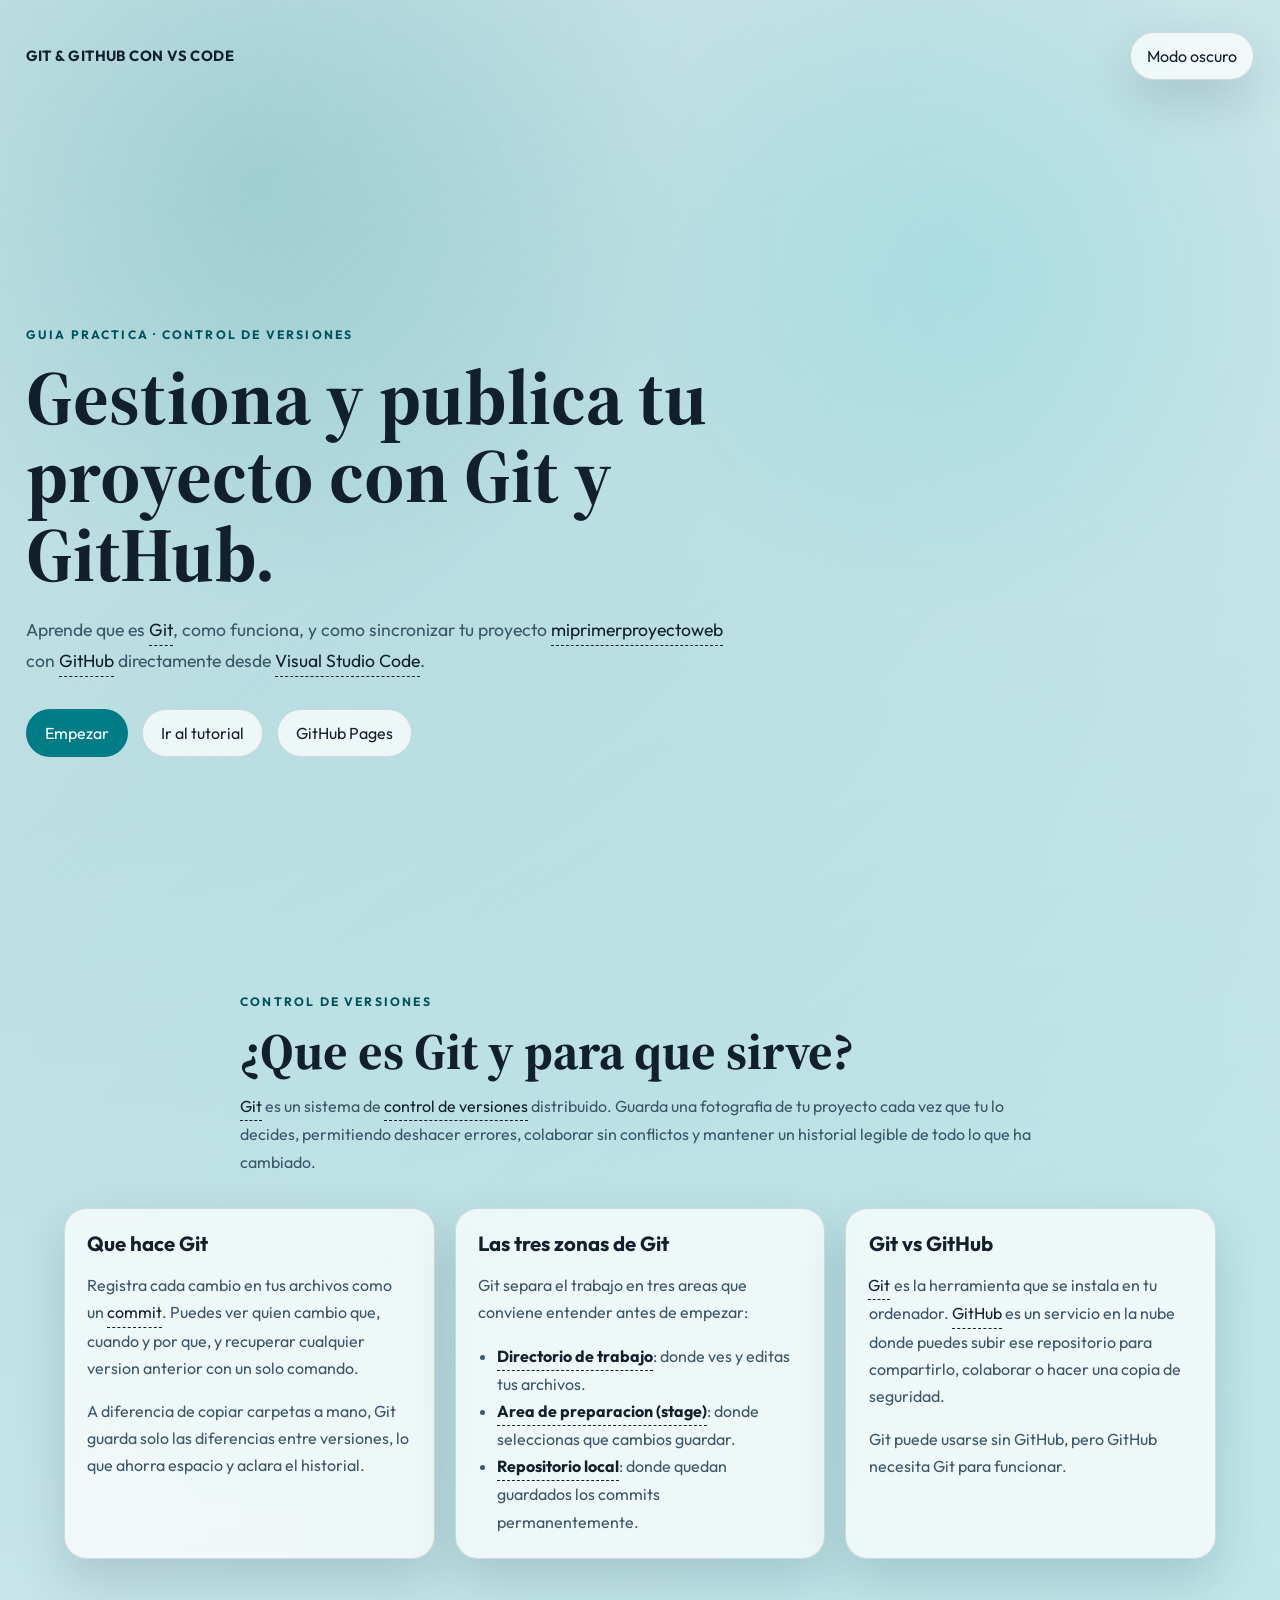
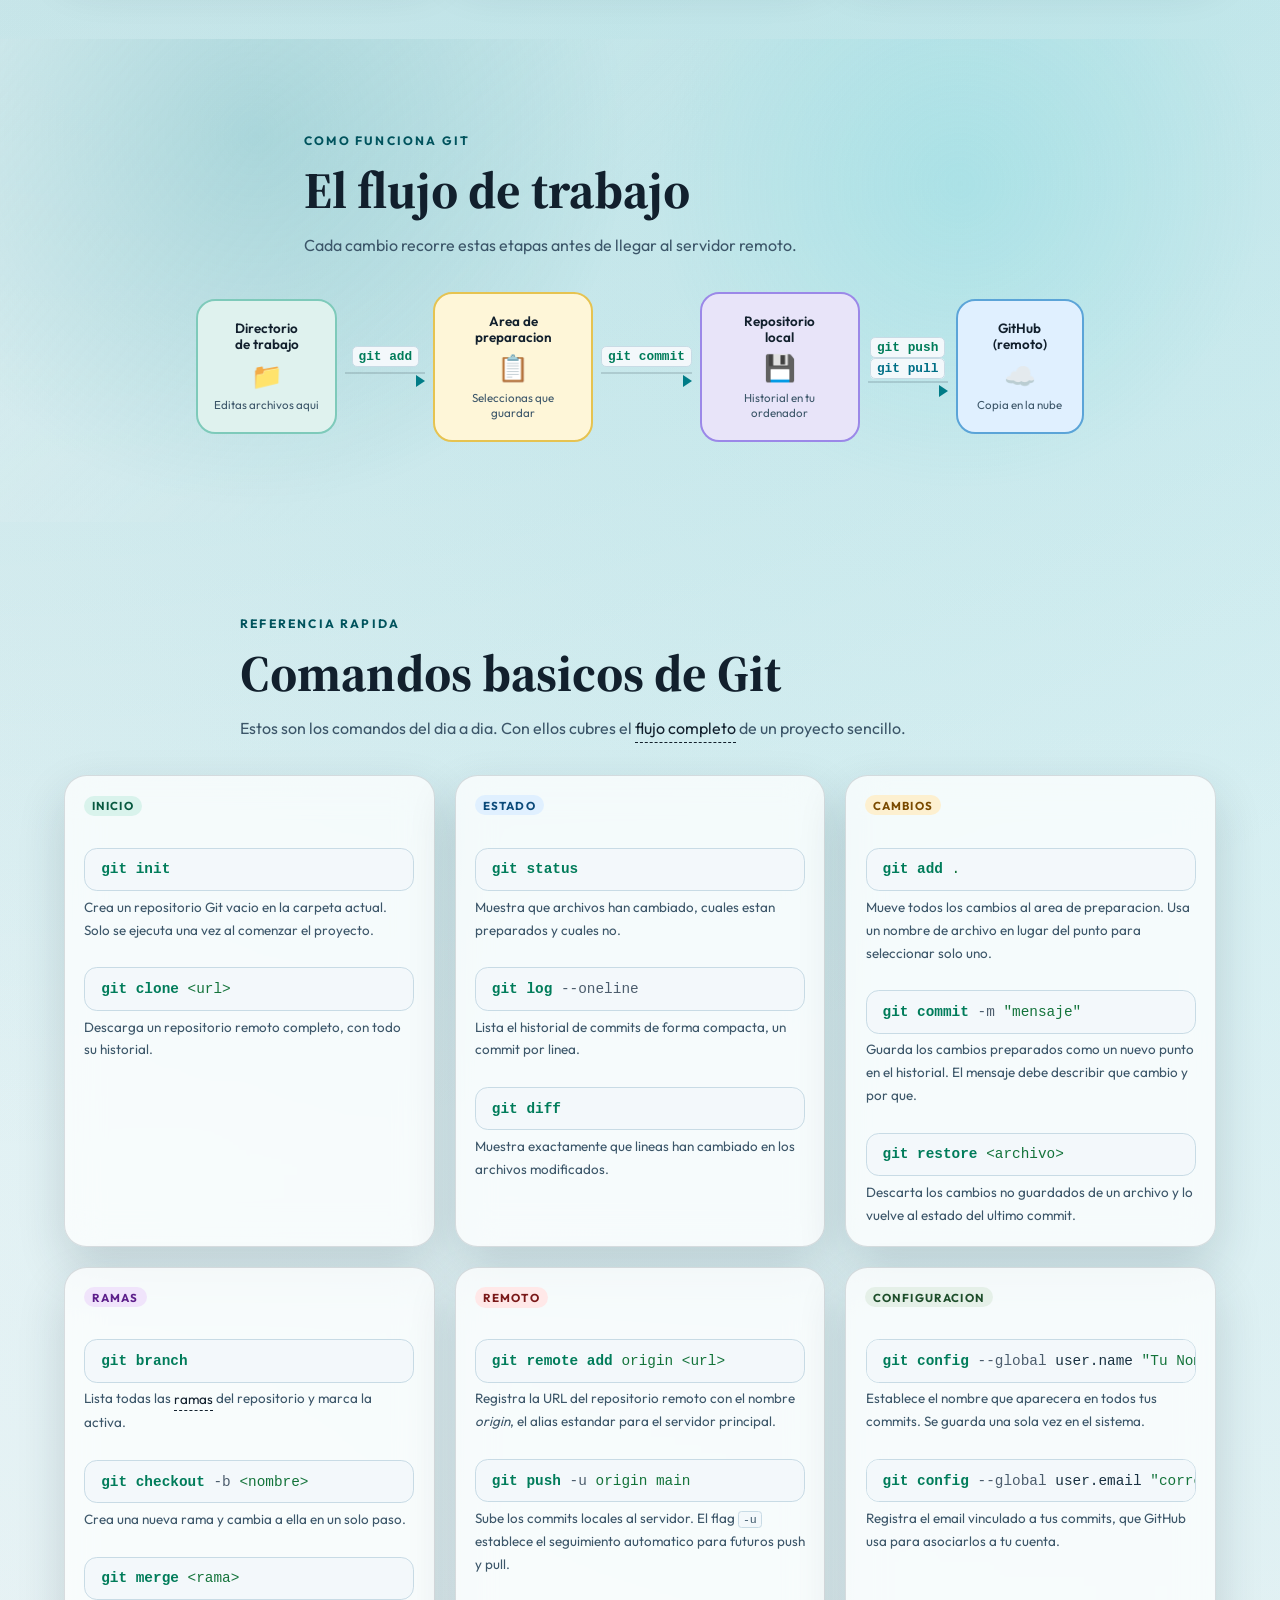
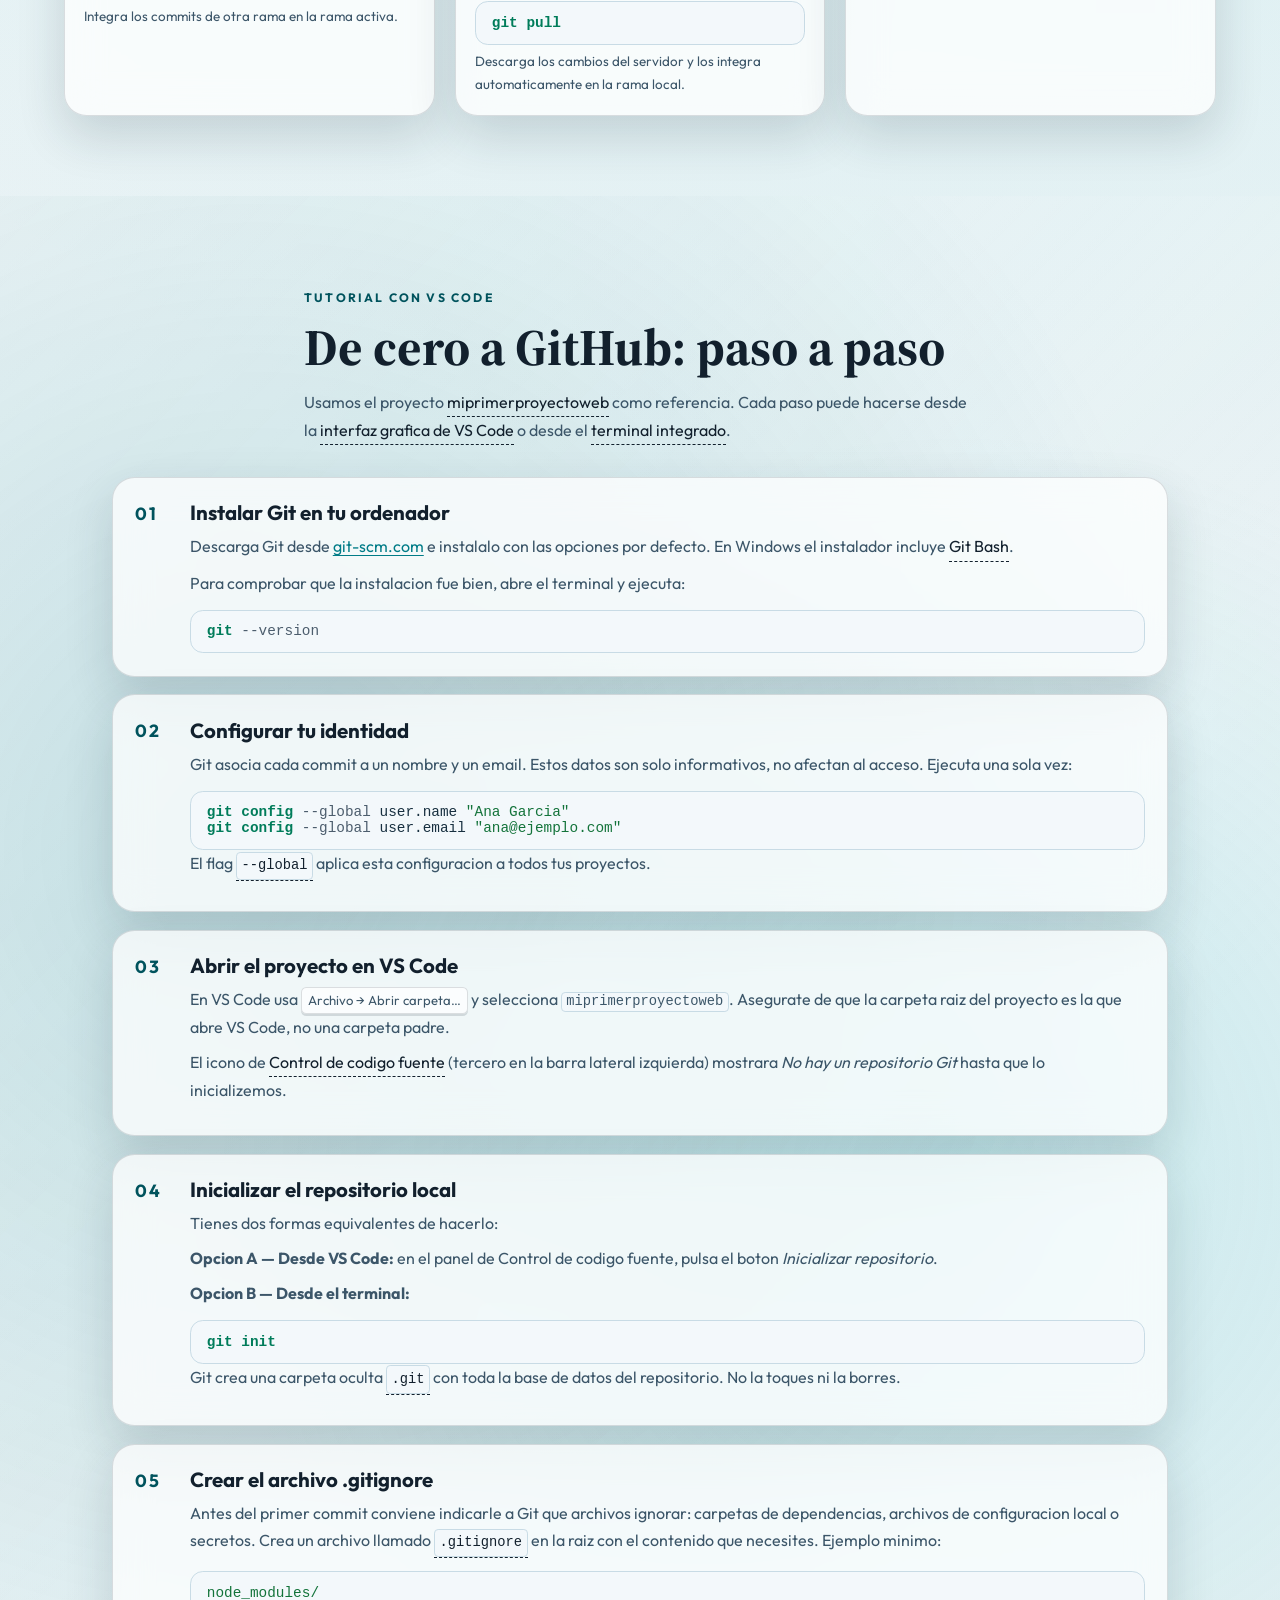
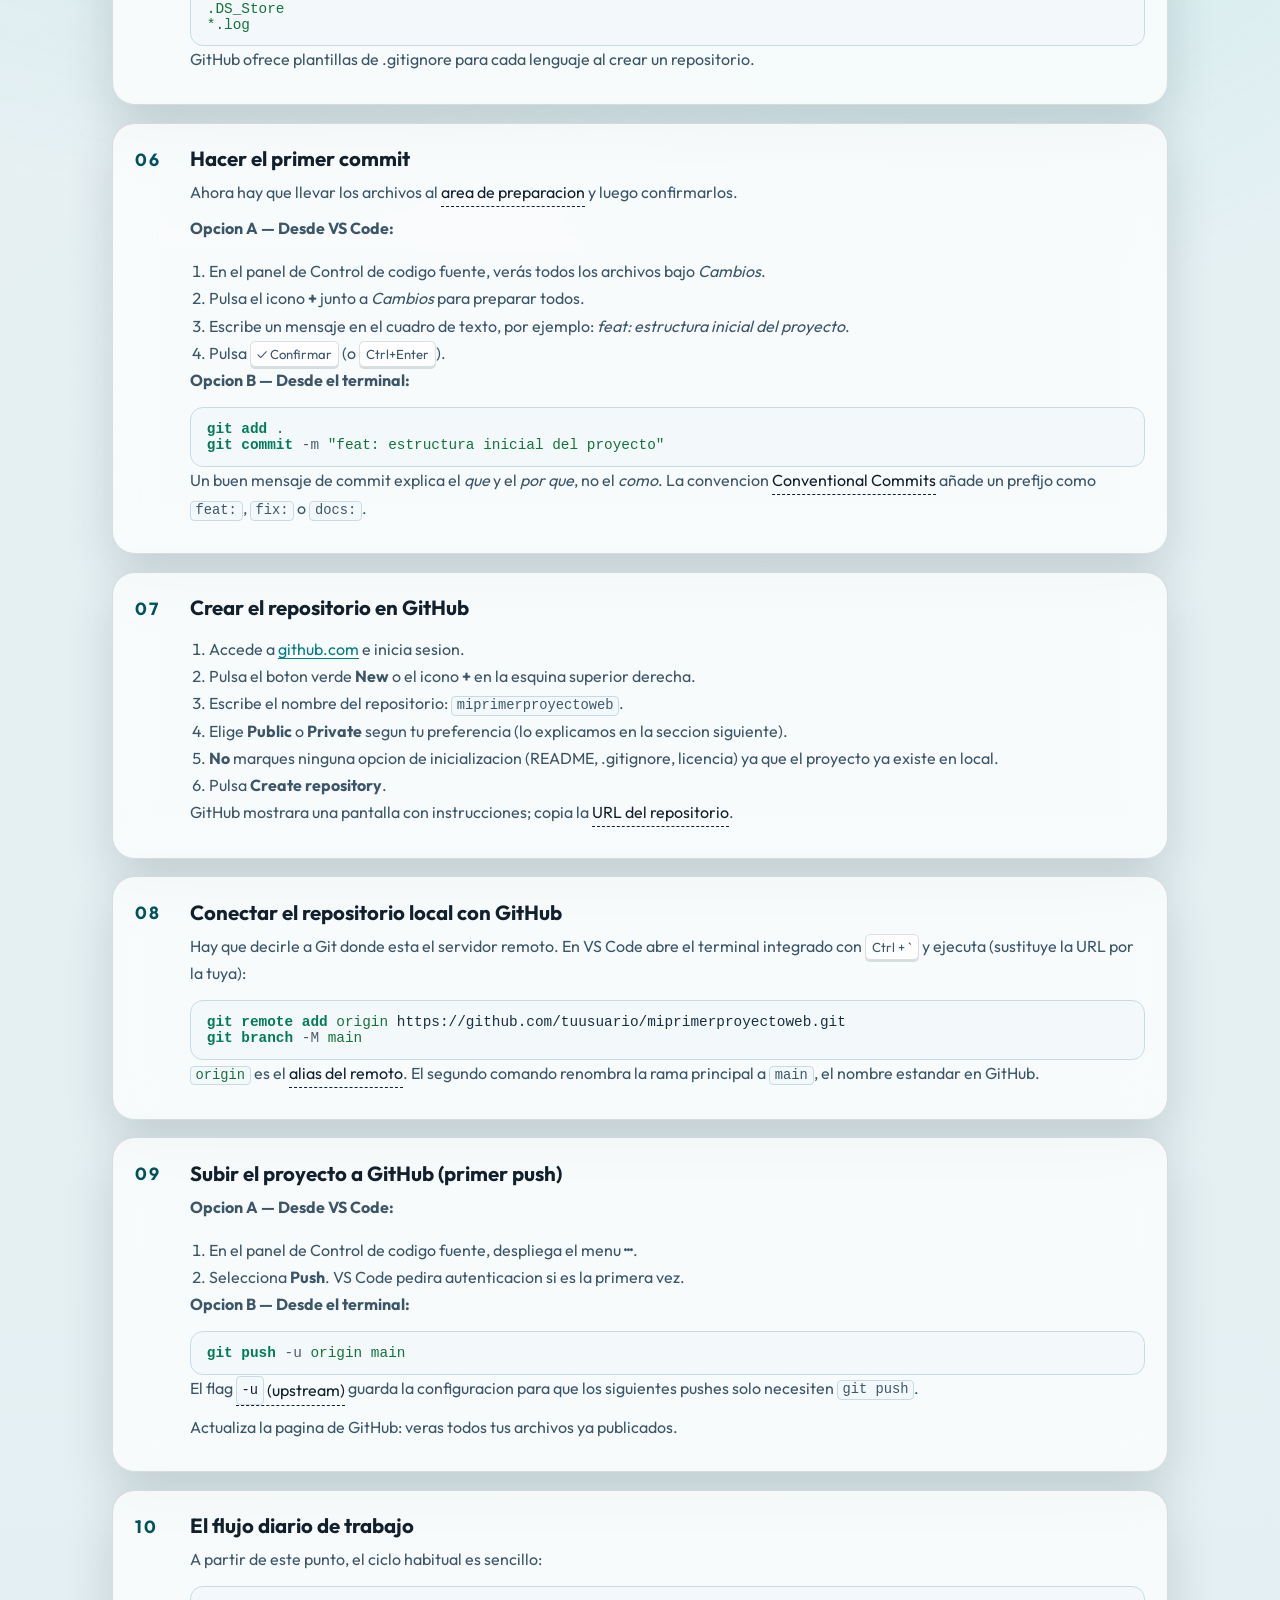
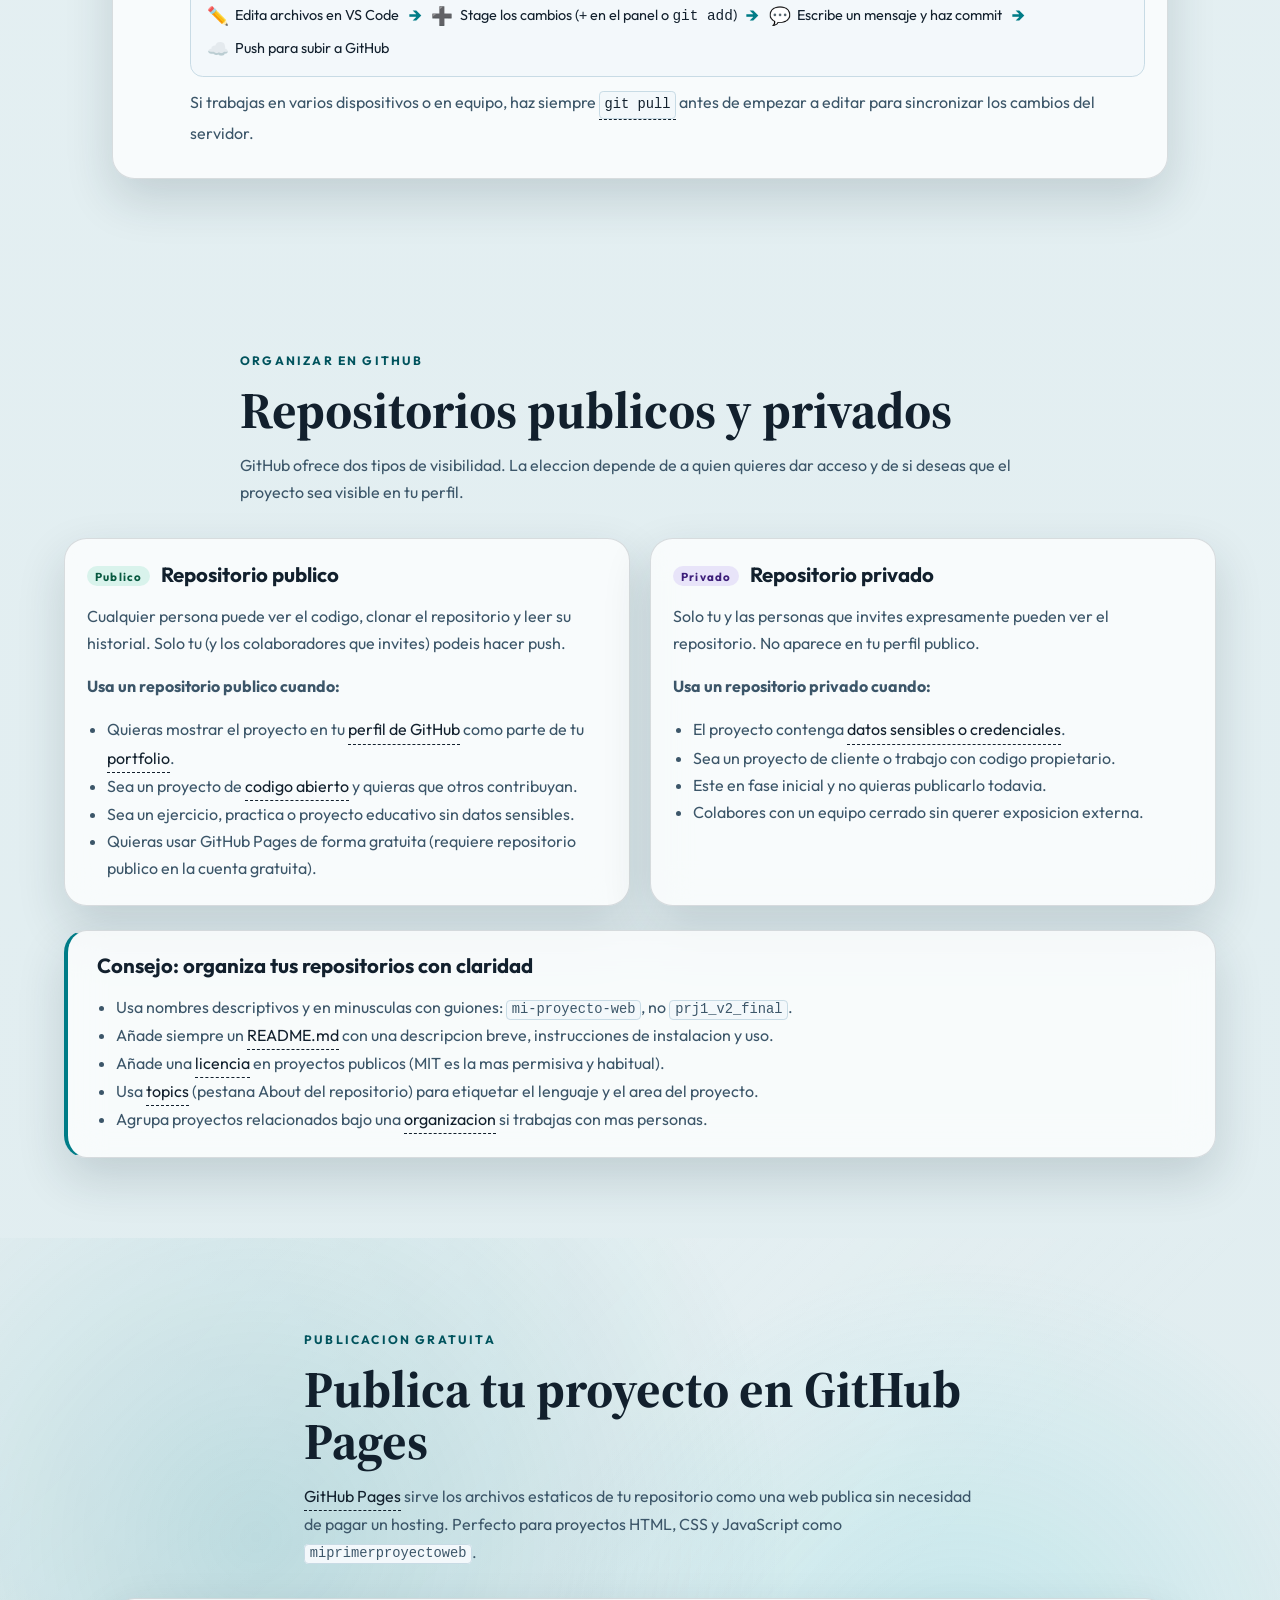
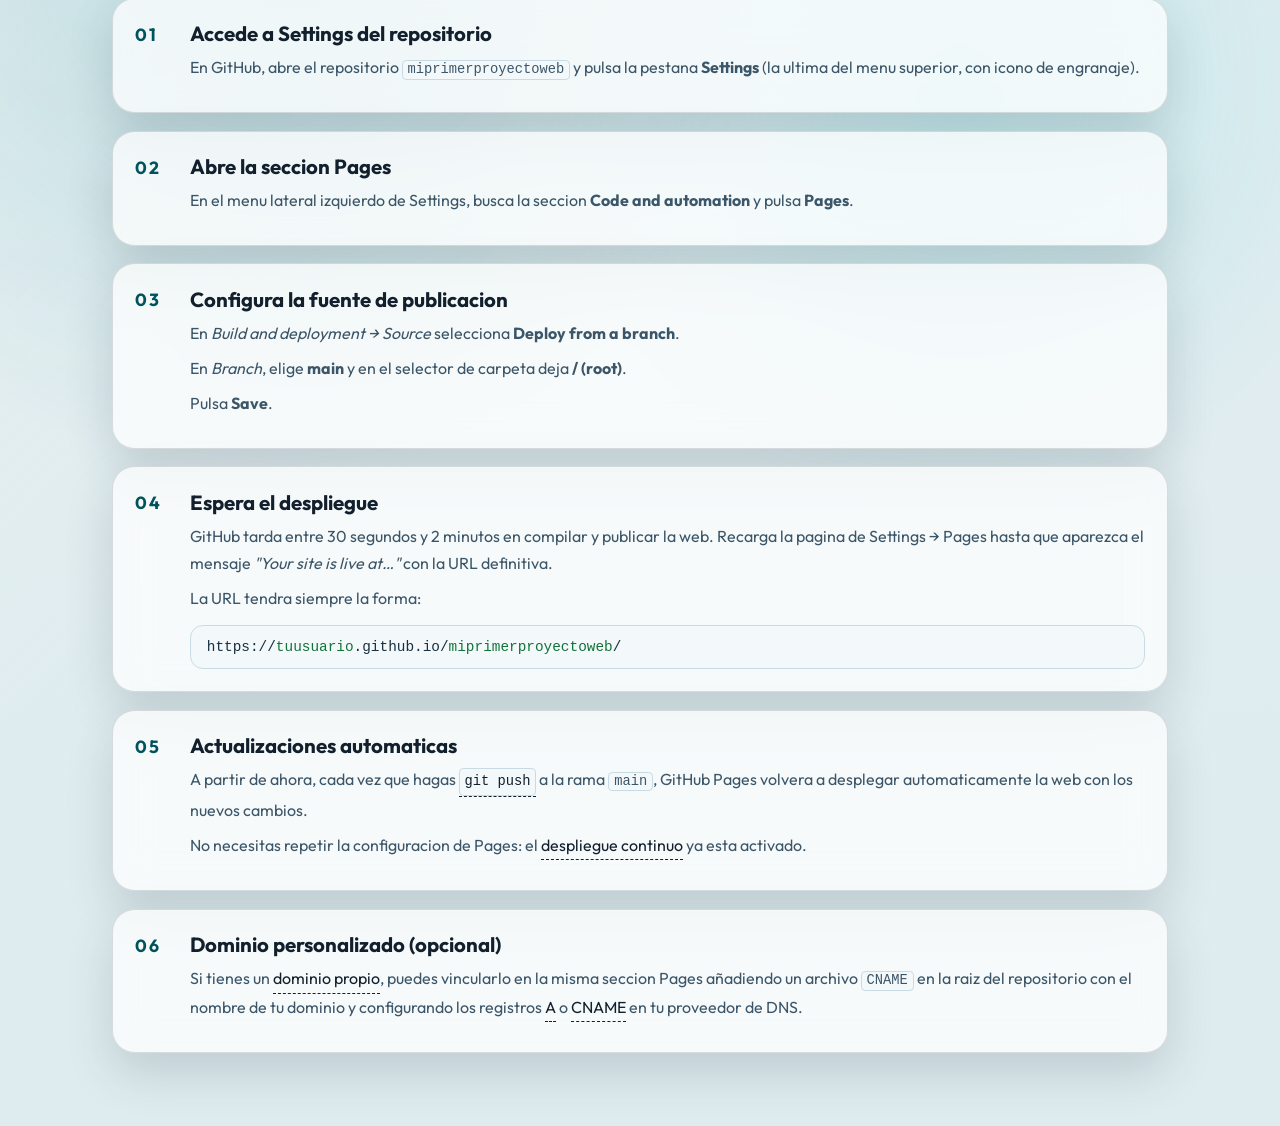
<file: proyectosyrepositorios/index.html>
<!doctype html>
<html lang="es" data-theme="light">
<head>
  <meta charset="utf-8">
  <meta name="viewport" content="width=device-width, initial-scale=1">
  <meta name="description" content="Tutorial paso a paso para gestionar proyectos con Git y sincronizarlos con GitHub usando Visual Studio Code.">
  <meta name="theme-color" content="#eef6f8">
  <title>Git y GitHub con VS Code</title>
  <link rel="icon" type="image/svg+xml" href="assets/img/favicon.svg">
  <link rel="preconnect" href="https://fonts.googleapis.com">
  <link rel="preconnect" href="https://fonts.gstatic.com" crossorigin>
  <link href="https://fonts.googleapis.com/css2?family=Outfit:wght@300;400;500;600;700&family=Source+Serif+4:wght@400;600;700&display=swap" rel="stylesheet">
  <link rel="stylesheet" href="assets/css/style.css">
</head>
<body>
<div class="page-shell">

  <!-- ═══════════════ HERO ═══════════════ -->
  <header class="hero" id="inicio">
    <nav class="topbar">
      <a class="brand" href="#inicio">Git &amp; GitHub con VS Code</a>
      <button class="theme-toggle" type="button" aria-label="Cambiar entre modo claro y oscuro" aria-pressed="false">
        <span class="theme-toggle__label">Modo oscuro</span>
      </button>
    </nav>

    <div class="hero__content">
      <p class="eyebrow">Guia practica · control de versiones</p>
      <h1>Gestiona y publica tu proyecto con Git y GitHub.</h1>
      <p class="hero__lead">
        Aprende que es <span class="term" tabindex="0" data-tooltip="Sistema de control de versiones distribuido que registra cada cambio en los archivos de un proyecto.">Git</span>,
        como funciona, y como sincronizar tu proyecto
        <span class="term" tabindex="0" data-tooltip="Carpeta con todos los archivos y el historial de versiones registrado por Git.">miprimerproyectoweb</span>
        con <span class="term" tabindex="0" data-tooltip="Plataforma en la nube que aloja repositorios Git y facilita la colaboracion entre desarrolladores.">GitHub</span>
        directamente desde <span class="term" tabindex="0" data-tooltip="Editor de codigo de Microsoft con integracion nativa de Git que permite gestionar versiones sin abrir la terminal.">Visual Studio Code</span>.
      </p>
      <div class="hero__actions">
        <a class="button button--primary" href="#que-es-git">Empezar</a>
        <a class="button button--ghost" href="#tutorial">Ir al tutorial</a>
        <a class="button button--ghost" href="#github-pages">GitHub Pages</a>
      </div>
    </div>
  </header>

  <main>

    <!-- ═══════════════ QUE ES GIT ═══════════════ -->
    <section class="section section--floating" id="que-es-git">
      <div class="section__heading">
        <p class="section__eyebrow">Control de versiones</p>
        <h2>¿Que es Git y para que sirve?</h2>
        <p>
          <span class="term" tabindex="0" data-tooltip="Herramienta de linea de comandos creada por Linus Torvalds en 2005 para gestionar el historial de cambios de un proyecto.">Git</span>
          es un sistema de
          <span class="term" tabindex="0" data-tooltip="Practica de registrar cada modificacion de los archivos para poder recuperar versiones anteriores o trabajar en equipo sin pisarse.">control de versiones</span>
          distribuido. Guarda una fotografia de tu proyecto cada vez que tu lo decides, permitiendo deshacer errores, colaborar sin conflictos y mantener un historial legible de todo lo que ha cambiado.
        </p>
      </div>

      <div class="grid grid--three">
        <article class="card card--tall">
          <h3>Que hace Git</h3>
          <p>
            Registra cada cambio en tus archivos como un
            <span class="term" tabindex="0" data-tooltip="Instantanea guardada del estado completo del proyecto en un momento concreto, identificada por un codigo unico (hash).">commit</span>.
            Puedes ver quien cambio que, cuando y por que, y recuperar cualquier version anterior con un solo comando.
          </p>
          <p>
            A diferencia de copiar carpetas a mano, Git guarda solo las diferencias entre versiones, lo que ahorra espacio y aclara el historial.
          </p>
        </article>

        <article class="card card--tall">
          <h3>Las tres zonas de Git</h3>
          <p>
            Git separa el trabajo en tres areas que conviene entender antes de empezar:
          </p>
          <ul class="feature-list">
            <li>
              <strong><span class="term" tabindex="0" data-tooltip="Carpeta del proyecto donde editas los archivos normalmente.">Directorio de trabajo</span></strong>:
              donde ves y editas tus archivos.
            </li>
            <li>
              <strong><span class="term" tabindex="0" data-tooltip="Zona intermedia donde marcas exactamente que cambios quieres incluir en el proximo commit. Tambien llamado index.">Area de preparacion (stage)</span></strong>:
              donde seleccionas que cambios guardar.
            </li>
            <li>
              <strong><span class="term" tabindex="0" data-tooltip="Base de datos oculta dentro del proyecto donde Git almacena el historial completo de commits.">Repositorio local</span></strong>:
              donde quedan guardados los commits permanentemente.
            </li>
          </ul>
        </article>

        <article class="card card--tall">
          <h3>Git vs GitHub</h3>
          <p>
            <span class="term" tabindex="0" data-tooltip="Programa que se instala en tu ordenador y gestiona el historial de tu proyecto localmente.">Git</span>
            es la herramienta que se instala en tu ordenador.
            <span class="term" tabindex="0" data-tooltip="Servicio web de Microsoft que hospeda repositorios Git online, permite colaborar y publicar proyectos.">GitHub</span>
            es un servicio en la nube donde puedes subir ese repositorio para compartirlo, colaborar o hacer una copia de seguridad.
          </p>
          <p>
            Git puede usarse sin GitHub, pero GitHub necesita Git para funcionar.
          </p>
        </article>
      </div>
    </section>

    <!-- ═══════════════ INFOGRAFIA FLUJO ═══════════════ -->
    <section class="section parallax-band" id="flujo">
      <div class="section__heading narrow">
        <p class="section__eyebrow">Como funciona Git</p>
        <h2>El flujo de trabajo</h2>
        <p>Cada cambio recorre estas etapas antes de llegar al servidor remoto.</p>
      </div>

      <div class="infographic">
        <div class="flow-area flow-area--work">
          <span class="flow-area__label">Directorio<br>de trabajo</span>
          <span class="flow-area__icon">📁</span>
          <p class="flow-area__hint">Editas archivos aqui</p>
        </div>

        <div class="flow-arrow">
          <span class="flow-arrow__cmd"><code>git add</code></span>
          <span class="flow-arrow__line" aria-hidden="true"></span>
          <span class="flow-arrow__tip" aria-hidden="true"></span>
        </div>

        <div class="flow-area flow-area--stage">
          <span class="flow-area__label">Area de<br>preparacion</span>
          <span class="flow-area__icon">📋</span>
          <p class="flow-area__hint">Seleccionas que guardar</p>
        </div>

        <div class="flow-arrow">
          <span class="flow-arrow__cmd"><code>git commit</code></span>
          <span class="flow-arrow__line" aria-hidden="true"></span>
          <span class="flow-arrow__tip" aria-hidden="true"></span>
        </div>

        <div class="flow-area flow-area--local">
          <span class="flow-area__label">Repositorio<br>local</span>
          <span class="flow-area__icon">💾</span>
          <p class="flow-area__hint">Historial en tu ordenador</p>
        </div>

        <div class="flow-arrow flow-arrow--remote">
          <span class="flow-arrow__cmd flow-arrow__cmd--double">
            <code>git push</code>
            <span class="flow-arrow__return"><code>git pull</code></span>
          </span>
          <span class="flow-arrow__line" aria-hidden="true"></span>
          <span class="flow-arrow__tip" aria-hidden="true"></span>
        </div>

        <div class="flow-area flow-area--remote">
          <span class="flow-area__label">GitHub<br>(remoto)</span>
          <span class="flow-area__icon">☁️</span>
          <p class="flow-area__hint">Copia en la nube</p>
        </div>
      </div>
    </section>

    <!-- ═══════════════ COMANDOS BASICOS ═══════════════ -->
    <section class="section section--floating" id="comandos">
      <div class="section__heading">
        <p class="section__eyebrow">Referencia rapida</p>
        <h2>Comandos basicos de Git</h2>
        <p>
          Estos son los comandos del dia a dia. Con ellos cubres el
          <span class="term" tabindex="0" data-tooltip="Ciclo habitual de trabajo: modificar archivos, preparar los cambios y guardarlos en el historial.">flujo completo</span>
          de un proyecto sencillo.
        </p>
      </div>

      <div class="cmd-grid">

        <article class="cmd-card cmd-card--init">
          <h3 class="cmd-card__title"><span class="cmd-badge">INICIO</span></h3>
          <div class="cmd-item">
            <pre><code><span class="tok-fn">git init</span></code></pre>
            <p>Crea un repositorio Git vacio en la carpeta actual. Solo se ejecuta una vez al comenzar el proyecto.</p>
          </div>
          <div class="cmd-item">
            <pre><code><span class="tok-fn">git clone</span> <span class="tok-str">&lt;url&gt;</span></code></pre>
            <p>Descarga un repositorio remoto completo, con todo su historial.</p>
          </div>
        </article>

        <article class="cmd-card cmd-card--status">
          <h3 class="cmd-card__title"><span class="cmd-badge">ESTADO</span></h3>
          <div class="cmd-item">
            <pre><code><span class="tok-fn">git status</span></code></pre>
            <p>Muestra que archivos han cambiado, cuales estan preparados y cuales no.</p>
          </div>
          <div class="cmd-item">
            <pre><code><span class="tok-fn">git log</span> <span class="tok-op">--oneline</span></code></pre>
            <p>Lista el historial de commits de forma compacta, un commit por linea.</p>
          </div>
          <div class="cmd-item">
            <pre><code><span class="tok-fn">git diff</span></code></pre>
            <p>Muestra exactamente que lineas han cambiado en los archivos modificados.</p>
          </div>
        </article>

        <article class="cmd-card cmd-card--changes">
          <h3 class="cmd-card__title"><span class="cmd-badge">CAMBIOS</span></h3>
          <div class="cmd-item">
            <pre><code><span class="tok-fn">git add</span> <span class="tok-str">.</span></code></pre>
            <p>Mueve todos los cambios al area de preparacion. Usa un nombre de archivo en lugar del punto para seleccionar solo uno.</p>
          </div>
          <div class="cmd-item">
            <pre><code><span class="tok-fn">git commit</span> <span class="tok-op">-m</span> <span class="tok-str">"mensaje"</span></code></pre>
            <p>Guarda los cambios preparados como un nuevo punto en el historial. El mensaje debe describir que cambio y por que.</p>
          </div>
          <div class="cmd-item">
            <pre><code><span class="tok-fn">git restore</span> <span class="tok-str">&lt;archivo&gt;</span></code></pre>
            <p>Descarta los cambios no guardados de un archivo y lo vuelve al estado del ultimo commit.</p>
          </div>
        </article>

        <article class="cmd-card cmd-card--branches">
          <h3 class="cmd-card__title"><span class="cmd-badge">RAMAS</span></h3>
          <div class="cmd-item">
            <pre><code><span class="tok-fn">git branch</span></code></pre>
            <p>Lista todas las <span class="term" tabindex="0" data-tooltip="Linea de desarrollo independiente que permite trabajar en una funcionalidad sin afectar al codigo principal.">ramas</span> del repositorio y marca la activa.</p>
          </div>
          <div class="cmd-item">
            <pre><code><span class="tok-fn">git checkout</span> <span class="tok-op">-b</span> <span class="tok-str">&lt;nombre&gt;</span></code></pre>
            <p>Crea una nueva rama y cambia a ella en un solo paso.</p>
          </div>
          <div class="cmd-item">
            <pre><code><span class="tok-fn">git merge</span> <span class="tok-str">&lt;rama&gt;</span></code></pre>
            <p>Integra los commits de otra rama en la rama activa.</p>
          </div>
        </article>

        <article class="cmd-card cmd-card--remote">
          <h3 class="cmd-card__title"><span class="cmd-badge">REMOTO</span></h3>
          <div class="cmd-item">
            <pre><code><span class="tok-fn">git remote add</span> <span class="tok-str">origin &lt;url&gt;</span></code></pre>
            <p>Registra la URL del repositorio remoto con el nombre <em>origin</em>, el alias estandar para el servidor principal.</p>
          </div>
          <div class="cmd-item">
            <pre><code><span class="tok-fn">git push</span> <span class="tok-op">-u</span> <span class="tok-str">origin main</span></code></pre>
            <p>Sube los commits locales al servidor. El flag <code>-u</code> establece el seguimiento automatico para futuros push y pull.</p>
          </div>
          <div class="cmd-item">
            <pre><code><span class="tok-fn">git pull</span></code></pre>
            <p>Descarga los cambios del servidor y los integra automaticamente en la rama local.</p>
          </div>
        </article>

        <article class="cmd-card cmd-card--config">
          <h3 class="cmd-card__title"><span class="cmd-badge">CONFIGURACION</span></h3>
          <div class="cmd-item">
            <pre><code><span class="tok-fn">git config</span> <span class="tok-op">--global</span> user.name <span class="tok-str">"Tu Nombre"</span></code></pre>
            <p>Establece el nombre que aparecera en todos tus commits. Se guarda una sola vez en el sistema.</p>
          </div>
          <div class="cmd-item">
            <pre><code><span class="tok-fn">git config</span> <span class="tok-op">--global</span> user.email <span class="tok-str">"correo@ejemplo.com"</span></code></pre>
            <p>Registra el email vinculado a tus commits, que GitHub usa para asociarlos a tu cuenta.</p>
          </div>
        </article>

      </div>
    </section>

    <!-- ═══════════════ TUTORIAL PASO A PASO ═══════════════ -->
    <section class="section parallax-band" id="tutorial">
      <div class="section__heading narrow">
        <p class="section__eyebrow">Tutorial con VS Code</p>
        <h2>De cero a GitHub: paso a paso</h2>
        <p>
          Usamos el proyecto
          <span class="term" tabindex="0" data-tooltip="Proyecto de ejemplo creado anteriormente con la estructura minima de una web profesional.">miprimerproyectoweb</span>
          como referencia. Cada paso puede hacerse desde la
          <span class="term" tabindex="0" data-tooltip="Panel lateral de VS Code (icono con tres circulos y una bifurcacion) que permite hacer commit, push y pull sin escribir comandos.">interfaz grafica de VS Code</span>
          o desde el
          <span class="term" tabindex="0" data-tooltip="Ventana de texto integrada en VS Code (Ver > Terminal) donde puedes escribir comandos directamente.">terminal integrado</span>.
        </p>
      </div>

      <div class="step-list">

        <article class="step-card">
          <span class="step-card__num">01</span>
          <div class="step-card__body">
            <h3>Instalar Git en tu ordenador</h3>
            <p>
              Descarga Git desde
              <a class="link" href="https://git-scm.com" target="_blank" rel="noopener noreferrer">git-scm.com</a>
              e instalalo con las opciones por defecto. En Windows el instalador incluye
              <span class="term" tabindex="0" data-tooltip="Terminal de Unix para Windows que instala Git for Windows, util para practicar comandos de Git.">Git Bash</span>.
            </p>
            <p>Para comprobar que la instalacion fue bien, abre el terminal y ejecuta:</p>
            <pre><code><span class="tok-fn">git</span> <span class="tok-op">--version</span></code></pre>
          </div>
        </article>

        <article class="step-card">
          <span class="step-card__num">02</span>
          <div class="step-card__body">
            <h3>Configurar tu identidad</h3>
            <p>
              Git asocia cada commit a un nombre y un email. Estos datos son solo informativos, no afectan al acceso. Ejecuta una sola vez:
            </p>
            <pre><code><span class="tok-fn">git config</span> <span class="tok-op">--global</span> user.name <span class="tok-str">"Ana Garcia"</span>
<span class="tok-fn">git config</span> <span class="tok-op">--global</span> user.email <span class="tok-str">"ana@ejemplo.com"</span></code></pre>
            <p>
              El flag
              <span class="term" tabindex="0" data-tooltip="Opcion que aplica la configuracion a todos los proyectos del ordenador, no solo al actual."><code>--global</code></span>
              aplica esta configuracion a todos tus proyectos.
            </p>
          </div>
        </article>

        <article class="step-card">
          <span class="step-card__num">03</span>
          <div class="step-card__body">
            <h3>Abrir el proyecto en VS Code</h3>
            <p>
              En VS Code usa <kbd>Archivo → Abrir carpeta…</kbd> y selecciona
              <code>miprimerproyectoweb</code>.
              Asegurate de que la carpeta raiz del proyecto es la que abre VS Code, no una carpeta padre.
            </p>
            <p>
              El icono de
              <span class="term" tabindex="0" data-tooltip="Panel de VS Code accesible con el icono de bifurcacion en la barra lateral izquierda (o Ctrl+Shift+G) que muestra cambios, permite hacer stage, commit, push y pull.">Control de codigo fuente</span>
              (tercero en la barra lateral izquierda) mostrara <em>No hay un repositorio Git</em> hasta que lo inicializemos.
            </p>
          </div>
        </article>

        <article class="step-card">
          <span class="step-card__num">04</span>
          <div class="step-card__body">
            <h3>Inicializar el repositorio local</h3>
            <p>Tienes dos formas equivalentes de hacerlo:</p>
            <p><strong>Opcion A — Desde VS Code:</strong> en el panel de Control de codigo fuente, pulsa el boton <em>Inicializar repositorio</em>.</p>
            <p><strong>Opcion B — Desde el terminal:</strong></p>
            <pre><code><span class="tok-fn">git init</span></code></pre>
            <p>
              Git crea una carpeta oculta
              <span class="term" tabindex="0" data-tooltip="Carpeta oculta .git que Git crea en la raiz del proyecto para almacenar todo el historial y la configuracion del repositorio."><code>.git</code></span>
              con toda la base de datos del repositorio. No la toques ni la borres.
            </p>
          </div>
        </article>

        <article class="step-card">
          <span class="step-card__num">05</span>
          <div class="step-card__body">
            <h3>Crear el archivo .gitignore</h3>
            <p>
              Antes del primer commit conviene indicarle a Git que archivos ignorar: carpetas de dependencias, archivos de configuracion local o secretos. Crea un archivo llamado
              <span class="term" tabindex="0" data-tooltip="Archivo de texto en la raiz del proyecto donde se listan patrones de archivos y carpetas que Git debe ignorar completamente."><code>.gitignore</code></span>
              en la raiz con el contenido que necesites. Ejemplo minimo:
            </p>
            <pre><code><span class="tok-str">node_modules/</span>
<span class="tok-str">.DS_Store</span>
<span class="tok-str">*.log</span></code></pre>
            <p>GitHub ofrece plantillas de .gitignore para cada lenguaje al crear un repositorio.</p>
          </div>
        </article>

        <article class="step-card">
          <span class="step-card__num">06</span>
          <div class="step-card__body">
            <h3>Hacer el primer commit</h3>
            <p>
              Ahora hay que llevar los archivos al
              <span class="term" tabindex="0" data-tooltip="Zona intermedia de Git donde se marcan los cambios que formaran parte del proximo commit.">area de preparacion</span>
              y luego confirmarlos.
            </p>
            <p><strong>Opcion A — Desde VS Code:</strong></p>
            <ol class="feature-list">
              <li>En el panel de Control de codigo fuente, verás todos los archivos bajo <em>Cambios</em>.</li>
              <li>Pulsa el icono <strong>+</strong> junto a <em>Cambios</em> para preparar todos.</li>
              <li>Escribe un mensaje en el cuadro de texto, por ejemplo: <em>feat: estructura inicial del proyecto</em>.</li>
              <li>Pulsa <kbd>✓ Confirmar</kbd> (o <kbd>Ctrl+Enter</kbd>).</li>
            </ol>
            <p><strong>Opcion B — Desde el terminal:</strong></p>
            <pre><code><span class="tok-fn">git add</span> <span class="tok-str">.</span>
<span class="tok-fn">git commit</span> <span class="tok-op">-m</span> <span class="tok-str">"feat: estructura inicial del proyecto"</span></code></pre>
            <p>
              Un buen mensaje de commit explica el <em>que</em> y el <em>por que</em>, no el <em>como</em>. La convencion
              <span class="term" tabindex="0" data-tooltip="Estandar para escribir mensajes de commit con un prefijo (feat, fix, docs, style...) que describe el tipo de cambio realizado.">Conventional Commits</span>
              añade un prefijo como <code>feat:</code>, <code>fix:</code> o <code>docs:</code>.
            </p>
          </div>
        </article>

        <article class="step-card">
          <span class="step-card__num">07</span>
          <div class="step-card__body">
            <h3>Crear el repositorio en GitHub</h3>
            <ol class="feature-list">
              <li>Accede a <a class="link" href="https://github.com" target="_blank" rel="noopener noreferrer">github.com</a> e inicia sesion.</li>
              <li>Pulsa el boton verde <strong>New</strong> o el icono <strong>+</strong> en la esquina superior derecha.</li>
              <li>Escribe el nombre del repositorio: <code>miprimerproyectoweb</code>.</li>
              <li>Elige <strong>Public</strong> o <strong>Private</strong> segun tu preferencia (lo explicamos en la seccion siguiente).</li>
              <li><strong>No</strong> marques ninguna opcion de inicializacion (README, .gitignore, licencia) ya que el proyecto ya existe en local.</li>
              <li>Pulsa <strong>Create repository</strong>.</li>
            </ol>
            <p>GitHub mostrara una pantalla con instrucciones; copia la <span class="term" tabindex="0" data-tooltip="Direccion web unica del repositorio en GitHub que Git usa para enviar y recibir datos.">URL del repositorio</span>.</p>
          </div>
        </article>

        <article class="step-card">
          <span class="step-card__num">08</span>
          <div class="step-card__body">
            <h3>Conectar el repositorio local con GitHub</h3>
            <p>
              Hay que decirle a Git donde esta el servidor remoto. En VS Code abre el terminal integrado con
              <kbd>Ctrl + `</kbd> y ejecuta (sustituye la URL por la tuya):
            </p>
            <pre><code><span class="tok-fn">git remote add</span> <span class="tok-str">origin</span> https://github.com/tuusuario/miprimerproyectoweb.git
<span class="tok-fn">git branch</span> <span class="tok-op">-M</span> <span class="tok-str">main</span></code></pre>
            <p>
              <code><span class="tok-str">origin</span></code> es el
              <span class="term" tabindex="0" data-tooltip="Nombre corto que Git usa para referirse a la URL del repositorio remoto. Por convencion se llama origin.">alias del remoto</span>.
              El segundo comando renombra la rama principal a <code>main</code>, el nombre estandar en GitHub.
            </p>
          </div>
        </article>

        <article class="step-card">
          <span class="step-card__num">09</span>
          <div class="step-card__body">
            <h3>Subir el proyecto a GitHub (primer push)</h3>
            <p><strong>Opcion A — Desde VS Code:</strong></p>
            <ol class="feature-list">
              <li>En el panel de Control de codigo fuente, despliega el menu <strong>···</strong>.</li>
              <li>Selecciona <strong>Push</strong>. VS Code pedira autenticacion si es la primera vez.</li>
            </ol>
            <p><strong>Opcion B — Desde el terminal:</strong></p>
            <pre><code><span class="tok-fn">git push</span> <span class="tok-op">-u</span> <span class="tok-str">origin main</span></code></pre>
            <p>
              El flag
              <span class="term" tabindex="0" data-tooltip="Opcion de git push que establece la rama remota como referencia predeterminada. Despues ya solo necesitas escribir 'git push'."><code>-u</code> (upstream)</span>
              guarda la configuracion para que los siguientes pushes solo necesiten <code>git push</code>.
            </p>
            <p>Actualiza la pagina de GitHub: veras todos tus archivos ya publicados.</p>
          </div>
        </article>

        <article class="step-card">
          <span class="step-card__num">10</span>
          <div class="step-card__body">
            <h3>El flujo diario de trabajo</h3>
            <p>A partir de este punto, el ciclo habitual es sencillo:</p>
            <div class="daily-flow">
              <div class="daily-flow__step">
                <span class="daily-flow__icon">✏️</span>
                <span>Edita archivos en VS Code</span>
              </div>
              <span class="daily-flow__sep" aria-hidden="true">→</span>
              <div class="daily-flow__step">
                <span class="daily-flow__icon">➕</span>
                <span>Stage los cambios (<code>+</code> en el panel o <code>git add</code>)</span>
              </div>
              <span class="daily-flow__sep" aria-hidden="true">→</span>
              <div class="daily-flow__step">
                <span class="daily-flow__icon">💬</span>
                <span>Escribe un mensaje y haz commit</span>
              </div>
              <span class="daily-flow__sep" aria-hidden="true">→</span>
              <div class="daily-flow__step">
                <span class="daily-flow__icon">☁️</span>
                <span>Push para subir a GitHub</span>
              </div>
            </div>
            <p>
              Si trabajas en varios dispositivos o en equipo, haz siempre
              <span class="term" tabindex="0" data-tooltip="Comando que descarga los commits del servidor remoto y los integra automaticamente en tu rama local."><code>git pull</code></span>
              antes de empezar a editar para sincronizar los cambios del servidor.
            </p>
          </div>
        </article>

      </div>
    </section>

    <!-- ═══════════════ REPOSITORIOS PUBLICOS Y PRIVADOS ═══════════════ -->
    <section class="section section--floating" id="repositorios">
      <div class="section__heading">
        <p class="section__eyebrow">Organizar en GitHub</p>
        <h2>Repositorios publicos y privados</h2>
        <p>
          GitHub ofrece dos tipos de visibilidad. La eleccion depende de a quien quieres dar acceso y de si deseas que el proyecto sea visible en tu perfil.
        </p>
      </div>

      <div class="grid grid--two">
        <article class="card card--tall repo-card repo-card--public">
          <h3>
            <span class="repo-card__badge repo-card__badge--public">Publico</span>
            Repositorio publico
          </h3>
          <p>
            Cualquier persona puede ver el codigo, clonar el repositorio y leer su historial. Solo tu (y los colaboradores que invites) podeis hacer push.
          </p>
          <p><strong>Usa un repositorio publico cuando:</strong></p>
          <ul class="feature-list">
            <li>Quieras mostrar el proyecto en tu
              <span class="term" tabindex="0" data-tooltip="Pagina de GitHub con tu nombre de usuario donde aparecen tus repositorios publicos y tu actividad.">perfil de GitHub</span>
              como parte de tu
              <span class="term" tabindex="0" data-tooltip="Coleccion de proyectos que muestra tus habilidades a empleadores o clientes.">portfolio</span>.
            </li>
            <li>Sea un proyecto de
              <span class="term" tabindex="0" data-tooltip="Software cuyo codigo fuente es accesible y puede ser estudiado, modificado y redistribuido libremente.">codigo abierto</span>
              y quieras que otros contribuyan.
            </li>
            <li>Sea un ejercicio, practica o proyecto educativo sin datos sensibles.</li>
            <li>Quieras usar GitHub Pages de forma gratuita (requiere repositorio publico en la cuenta gratuita).</li>
          </ul>
        </article>

        <article class="card card--tall repo-card repo-card--private">
          <h3>
            <span class="repo-card__badge repo-card__badge--private">Privado</span>
            Repositorio privado
          </h3>
          <p>
            Solo tu y las personas que invites expresamente pueden ver el repositorio. No aparece en tu perfil publico.
          </p>
          <p><strong>Usa un repositorio privado cuando:</strong></p>
          <ul class="feature-list">
            <li>El proyecto contenga
              <span class="term" tabindex="0" data-tooltip="Claves de API, contrasenas, tokens u otra informacion que no debe ser visible al publico.">datos sensibles o credenciales</span>.
            </li>
            <li>Sea un proyecto de cliente o trabajo con codigo propietario.</li>
            <li>Este en fase inicial y no quieras publicarlo todavia.</li>
            <li>Colabores con un equipo cerrado sin querer exposicion externa.</li>
          </ul>
        </article>
      </div>

      <div class="tip-card">
        <h3>Consejo: organiza tus repositorios con claridad</h3>
        <ul class="feature-list">
          <li>Usa nombres descriptivos y en minusculas con guiones: <code>mi-proyecto-web</code>, no <code>prj1_v2_final</code>.</li>
          <li>Añade siempre un
            <span class="term" tabindex="0" data-tooltip="Archivo README.md en la raiz del repositorio que explica el proposito del proyecto, como instalarlo y como usarlo.">README.md</span>
            con una descripcion breve, instrucciones de instalacion y uso.
          </li>
          <li>Añade una
            <span class="term" tabindex="0" data-tooltip="Archivo LICENSE que define bajo que condiciones otras personas pueden usar, modificar y distribuir tu codigo.">licencia</span>
            en proyectos publicos (MIT es la mas permisiva y habitual).
          </li>
          <li>Usa
            <span class="term" tabindex="0" data-tooltip="Etiquetas de texto que GitHub permite asignar a repositorios para categorizar temas y facilitar su busqueda.">topics</span>
            (pestana About del repositorio) para etiquetar el lenguaje y el area del proyecto.
          </li>
          <li>Agrupa proyectos relacionados bajo una
            <span class="term" tabindex="0" data-tooltip="Cuenta colectiva en GitHub que permite agrupar repositorios relacionados bajo un mismo nombre, util para equipos o proyectos de empresa.">organizacion</span>
            si trabajas con mas personas.
          </li>
        </ul>
      </div>
    </section>

    <!-- ═══════════════ GITHUB PAGES ═══════════════ -->
    <section class="section parallax-band" id="github-pages">
      <div class="section__heading narrow">
        <p class="section__eyebrow">Publicacion gratuita</p>
        <h2>Publica tu proyecto en GitHub Pages</h2>
        <p>
          <span class="term" tabindex="0" data-tooltip="Servicio gratuito de GitHub que convierte el contenido de un repositorio en una web accesible publicamente con una URL del tipo usuario.github.io.">GitHub Pages</span>
          sirve los archivos estaticos de tu repositorio como una web publica sin necesidad de pagar un hosting. Perfecto para proyectos HTML, CSS y JavaScript como
          <code>miprimerproyectoweb</code>.
        </p>
      </div>

      <div class="step-list step-list--compact">

        <article class="step-card">
          <span class="step-card__num">01</span>
          <div class="step-card__body">
            <h3>Accede a Settings del repositorio</h3>
            <p>
              En GitHub, abre el repositorio <code>miprimerproyectoweb</code> y pulsa la pestana
              <strong>Settings</strong> (la ultima del menu superior, con icono de engranaje).
            </p>
          </div>
        </article>

        <article class="step-card">
          <span class="step-card__num">02</span>
          <div class="step-card__body">
            <h3>Abre la seccion Pages</h3>
            <p>
              En el menu lateral izquierdo de Settings, busca la seccion
              <strong>Code and automation</strong> y pulsa <strong>Pages</strong>.
            </p>
          </div>
        </article>

        <article class="step-card">
          <span class="step-card__num">03</span>
          <div class="step-card__body">
            <h3>Configura la fuente de publicacion</h3>
            <p>En <em>Build and deployment → Source</em> selecciona <strong>Deploy from a branch</strong>.</p>
            <p>
              En <em>Branch</em>, elige <strong>main</strong> y en el selector de carpeta deja
              <strong>/ (root)</strong>.
            </p>
            <p>Pulsa <strong>Save</strong>.</p>
          </div>
        </article>

        <article class="step-card">
          <span class="step-card__num">04</span>
          <div class="step-card__body">
            <h3>Espera el despliegue</h3>
            <p>
              GitHub tarda entre 30 segundos y 2 minutos en compilar y publicar la web. Recarga la pagina de Settings → Pages hasta que aparezca el mensaje
              <em>"Your site is live at…"</em> con la URL definitiva.
            </p>
            <p>La URL tendra siempre la forma:</p>
            <pre><code>https://<span class="tok-str">tuusuario</span>.github.io/<span class="tok-str">miprimerproyectoweb</span>/</code></pre>
          </div>
        </article>

        <article class="step-card">
          <span class="step-card__num">05</span>
          <div class="step-card__body">
            <h3>Actualizaciones automaticas</h3>
            <p>
              A partir de ahora, cada vez que hagas
              <span class="term" tabindex="0" data-tooltip="Operacion que sube los commits locales al repositorio remoto en GitHub."><code>git push</code></span>
              a la rama <code>main</code>, GitHub Pages volvera a desplegar automaticamente la web con los nuevos cambios.
            </p>
            <p>
              No necesitas repetir la configuracion de Pages: el
              <span class="term" tabindex="0" data-tooltip="Automatizacion que GitHub activa cuando se sube codigo nuevo para compilar y publicar el sitio.">despliegue continuo</span>
              ya esta activado.
            </p>
          </div>
        </article>

        <article class="step-card">
          <span class="step-card__num">06</span>
          <div class="step-card__body">
            <h3>Dominio personalizado (opcional)</h3>
            <p>
              Si tienes un
              <span class="term" tabindex="0" data-tooltip="Nombre web comprado a un registrador, como mipagina.com, que puedes vincular a tu sitio en lugar de usar la URL de github.io.">dominio propio</span>,
              puedes vincularlo en la misma seccion Pages añadiendo un archivo <code>CNAME</code> en la raiz del repositorio con el nombre de tu dominio y configurando los registros
              <span class="term" tabindex="0" data-tooltip="Entrada DNS que apunta un dominio a una direccion IP; GitHub indica las IPs de Pages en su documentacion.">A</span>
              o
              <span class="term" tabindex="0" data-tooltip="Entrada DNS que apunta un subdominio (como www) a otro nombre de dominio, en este caso a la URL de github.io.">CNAME</span>
              en tu proveedor de DNS.
            </p>
          </div>
        </article>

      </div>
    </section>

  </main>
</div>

<script src="assets/js/main.js" defer></script>
</body>
</html>
</file>
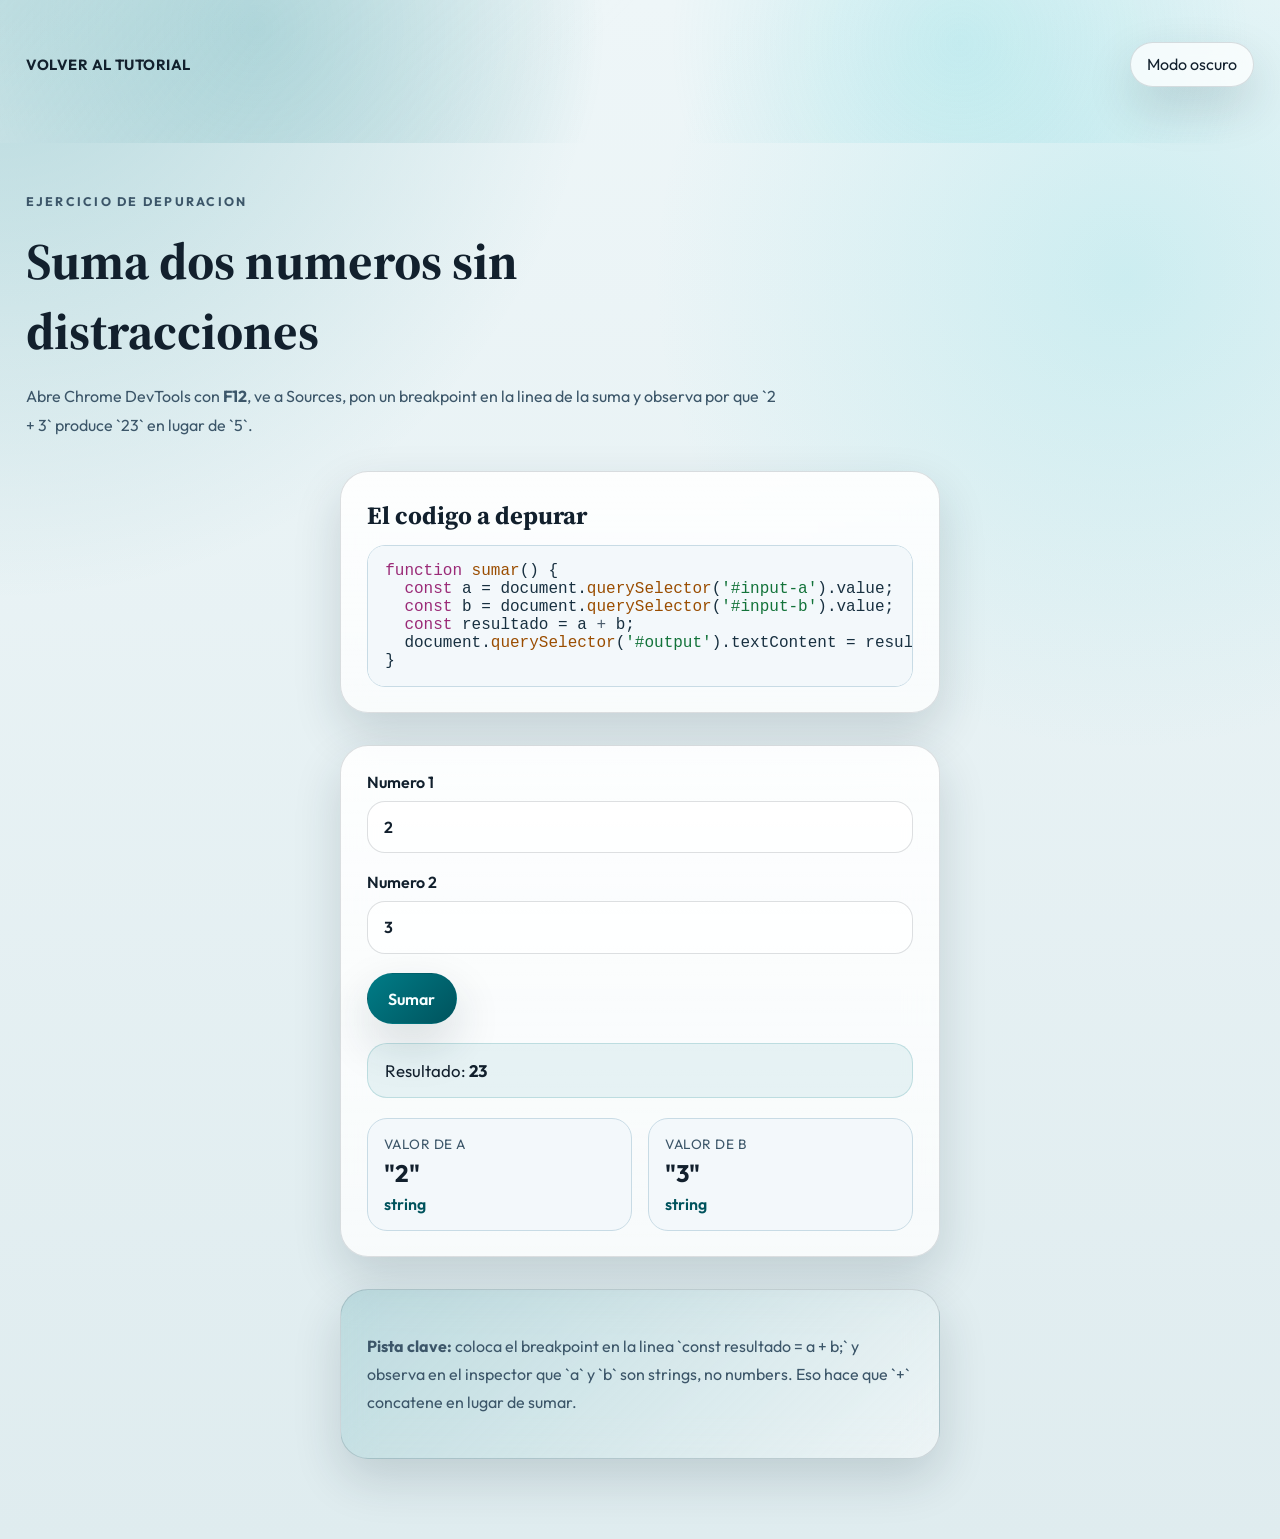
<file: depuracionconchrome/depurar.html>
<!doctype html>
<html lang="es" data-theme="light">
<head>
  <meta charset="utf-8">
  <meta name="viewport" content="width=device-width, initial-scale=1">
  <meta name="description" content="Ejemplo minimo para depurar: suma de dos numeros con el bug de concatenacion.">
  <meta name="theme-color" content="#f6f1e8">
  <title>Ejemplo: Suma con error</title>
  <link rel="icon" type="image/svg+xml" href="assets/img/favicon.svg">
  <link rel="preconnect" href="https://fonts.googleapis.com">
  <link rel="preconnect" href="https://fonts.gstatic.com" crossorigin>
  <link href="https://fonts.googleapis.com/css2?family=Outfit:wght@300;400;500;600;700&family=Source+Serif+4:wght@400;600;700&display=swap" rel="stylesheet">
  <link rel="stylesheet" href="assets/css/style.css">
</head>
<body>
  <div class="page-shell">
    <header class="hero" style="min-height: auto; padding: 2rem clamp(1.1rem, 2vw, 2rem);">
      <nav class="topbar">
        <a class="brand" href="index.html">Volver al tutorial</a>
        <button class="theme-toggle" type="button" aria-label="Cambiar entre modo claro y oscuro" aria-pressed="false">
          <span class="theme-toggle__label">Modo oscuro</span>
        </button>
      </nav>
    </header>

    <main>
      <section class="section section--floating" style="padding: 3rem clamp(1.1rem, 2vw, 2rem);">
        <div class="section__heading">
          <p class="section__eyebrow">Ejercicio de depuracion</p>
          <h2>Suma dos numeros sin distracciones</h2>
          <p>
            Abre Chrome DevTools con <strong>F12</strong>, ve a Sources, pon un breakpoint en la linea de la suma y observa por que `2 + 3` produce `23` en lugar de `5`.
          </p>
        </div>

        <article class="code-card" style="max-width: 600px; margin: 2rem auto;">
          <h3>El codigo a depurar</h3>
          <pre><code><span class="tok-kw">function</span> <span class="tok-fn">sumar</span>() {
  <span class="tok-kw">const</span> a = document.<span class="tok-fn">querySelector</span>(<span class="tok-str">'#input-a'</span>).value;
  <span class="tok-kw">const</span> b = document.<span class="tok-fn">querySelector</span>(<span class="tok-str">'#input-b'</span>).value;
  <span class="tok-kw">const</span> resultado = a <span class="tok-op">+</span> b;
  document.<span class="tok-fn">querySelector</span>(<span class="tok-str">'#output'</span>).textContent = resultado;
}</code></pre>
        </article>

        <article class="demo-card" style="max-width: 600px; margin: 2rem auto;">
          <div class="demo-panel">
            <label class="demo-field">
              <span>Numero 1</span>
              <input id="input-a" class="demo-input" type="number" inputmode="numeric" value="2">
            </label>

            <label class="demo-field">
              <span>Numero 2</span>
              <input id="input-b" class="demo-input" type="number" inputmode="numeric" value="3">
            </label>

            <div class="demo-actions">
              <button class="button button--primary" type="button" id="btn-sumar">Sumar</button>
            </div>

            <div class="demo-result" aria-live="polite">
              <p class="demo-result__lead">Resultado: <strong id="output">---</strong></p>
            </div>

            <div class="demo-inspector" style="grid-template-columns: repeat(2, minmax(0, 1fr));" aria-live="polite">
              <article class="demo-inspector__card">
                <span class="demo-inspector__label">Valor de a</span>
                <strong id="valor-a">---</strong>
                <span id="tipo-a">---</span>
              </article>
              <article class="demo-inspector__card">
                <span class="demo-inspector__label">Valor de b</span>
                <strong id="valor-b">---</strong>
                <span id="tipo-b">---</span>
              </article>
            </div>
          </div>
        </article>

        <div class="callout callout--contrast" style="max-width: 600px; margin: 2rem auto;">
          <p>
            <strong>Pista clave:</strong> coloca el breakpoint en la linea `const resultado = a + b;` y observa en el inspector que `a` y `b` son strings, no numbers. Eso hace que `+` concatene en lugar de sumar.
          </p>
        </div>
      </section>
    </main>
  </div>

  <script>
    const root = document.documentElement;
    const themeToggle = document.querySelector('.theme-toggle');
    const themeLabel = document.querySelector('.theme-toggle__label');
    const inputA = document.querySelector('#input-a');
    const inputB = document.querySelector('#input-b');
    const output = document.querySelector('#output');
    const valorA = document.querySelector('#valor-a');
    const tipoA = document.querySelector('#tipo-a');
    const valorB = document.querySelector('#valor-b');
    const tipoB = document.querySelector('#tipo-b');
    const btnSumar = document.querySelector('#btn-sumar');

    // Tema claro/oscuro
    const setTheme = (theme) => {
      const isDark = theme === 'dark';
      root.dataset.theme = theme;
      localStorage.setItem('preferred-theme', theme);
      themeToggle?.setAttribute('aria-pressed', String(isDark));

      if (themeLabel) {
        themeLabel.textContent = isDark ? 'Modo claro' : 'Modo oscuro';
      }
    };

    const savedTheme = localStorage.getItem('preferred-theme');
    const systemTheme = window.matchMedia('(prefers-color-scheme: dark)').matches ? 'dark' : 'light';

    setTheme(savedTheme || systemTheme);

    themeToggle?.addEventListener('click', () => {
      const nextTheme = root.dataset.theme === 'dark' ? 'light' : 'dark';
      setTheme(nextTheme);
    });

    // Función con bug: concatena en lugar de sumar
    function sumar() {
      const a = document.querySelector('#input-a').value;
      const b = document.querySelector('#input-b').value;
      const resultado = a + b;

      document.querySelector('#output').textContent = resultado;

      // Inspector de valores y tipos
      valorA.textContent = typeof a === 'string' ? `"${a}"` : String(a);
      tipoA.textContent = typeof a;
      valorB.textContent = typeof b === 'string' ? `"${b}"` : String(b);
      tipoB.textContent = typeof b;
    }

    btnSumar?.addEventListener('click', sumar);

    // Inicializar
    sumar();
  </script>
</body>
</html>
</file>
<file: depuracionconchrome/assets/css/style.css>
:root {
  color-scheme: light;
  --bg: #eef6f8;
  --bg-strong: #dfecef;
  --surface: rgba(255, 255, 255, 0.74);
  --surface-strong: rgba(255, 255, 255, 0.9);
  --text: #12202d;
  --muted: #3c5669;
  --accent: #007c87;
  --accent-strong: #00535d;
  --border: rgba(18, 32, 45, 0.14);
  --shadow: 0 20px 48px rgba(18, 41, 59, 0.16);
  --tooltip-bg: #12202d;
  --tooltip-text: #eff8ff;
  --code-bg: #f3f8fb;
  --code-border: #c8dbe5;
  --code-text: #183040;
  --tok-kw: #9a2a77;
  --tok-tag: #005f8e;
  --tok-attr: #6a2f9f;
  --tok-str: #13733a;
  --tok-sel: #006f86;
  --tok-prop: #215f8f;
  --tok-fn: #9a4d00;
  --tok-num: #7d285f;
  --tok-var: #5c4a00;
  --tok-op: #4c5d6d;
  --tok-lit: #7d2437;
}

html[data-theme="dark"] {
  color-scheme: dark;
  --bg: #0c141d;
  --bg-strong: #121f2d;
  --surface: rgba(12, 20, 29, 0.76);
  --surface-strong: rgba(18, 31, 45, 0.9);
  --text: #e7f2fb;
  --muted: #a6bfd3;
  --accent: #50d0d8;
  --accent-strong: #86e6eb;
  --border: rgba(231, 242, 251, 0.16);
  --shadow: 0 22px 56px rgba(0, 0, 0, 0.34);
  --tooltip-bg: #e7f2fb;
  --tooltip-text: #0b1722;
  --code-bg: #111c28;
  --code-border: #2a455a;
  --code-text: #dceaf5;
  --tok-kw: #ff73c8;
  --tok-tag: #58d0ff;
  --tok-attr: #d39dff;
  --tok-str: #8be49b;
  --tok-sel: #66dfef;
  --tok-prop: #8fc4ff;
  --tok-fn: #ffb266;
  --tok-num: #ff93dc;
  --tok-var: #ffd884;
  --tok-op: #9db5c9;
  --tok-lit: #ff9fb0;
}

* {
  box-sizing: border-box;
}

html {
  scroll-behavior: smooth;
}

body {
  margin: 0;
  font-family: "Outfit", sans-serif;
  background:
    radial-gradient(circle at top left, rgba(0, 124, 135, 0.24), transparent 30%),
    radial-gradient(circle at right 12% top 18%, rgba(80, 208, 216, 0.2), transparent 28%),
    linear-gradient(180deg, var(--bg) 0%, var(--bg-strong) 100%);
  color: var(--text);
  min-height: 100vh;
}

body::before {
  content: "";
  position: fixed;
  inset: 0;
  pointer-events: none;
  background-image: linear-gradient(rgba(255, 255, 255, 0.04) 1px, transparent 1px), linear-gradient(90deg, rgba(255, 255, 255, 0.04) 1px, transparent 1px);
  background-size: 34px 34px;
  mask-image: radial-gradient(circle at center, black 52%, transparent 100%);
  opacity: 0.3;
}

a {
  color: inherit;
  text-decoration: none;
}

button {
  font: inherit;
}

.page-shell {
  position: relative;
  z-index: 1;
}

.hero,
.parallax-band {
  position: relative;
  overflow: visible;
}

.section {
  position: relative;
  overflow: visible;
}

.hero {
  min-height: 100vh;
  display: grid;
  align-items: start;
  padding: 1.4rem clamp(1.1rem, 2vw, 2rem) 4rem;
}

.hero::before,
.parallax-band::before {
  content: "";
  position: absolute;
  inset: 0;
  background:
    linear-gradient(135deg, rgba(255, 255, 255, 0.22), transparent 45%),
    radial-gradient(circle at 20% 20%, rgba(0, 124, 135, 0.2), transparent 34%),
    radial-gradient(circle at 75% 30%, rgba(80, 208, 216, 0.2), transparent 30%);
  transform: translateY(calc(var(--parallax-shift, 0) * -0.35px));
  will-change: transform;
}

.topbar,
.hero__content,
.section > *,
.parallax-band > * {
  position: relative;
  z-index: 1;
}

.topbar {
  display: flex;
  align-items: center;
  justify-content: space-between;
  gap: 1rem;
  padding: 0.6rem 0 1.5rem;
}

.brand {
  font-weight: 700;
  letter-spacing: 0.03em;
  text-transform: uppercase;
  font-size: 0.92rem;
}

.theme-toggle {
  border: 1px solid var(--border);
  background: var(--surface);
  color: var(--text);
  padding: 0.72rem 1rem;
  border-radius: 999px;
  cursor: pointer;
  box-shadow: var(--shadow);
  backdrop-filter: blur(12px);
}

.hero__content {
  width: min(760px, 100%);
  padding: clamp(2.6rem, 9vw, 6rem) 0 2rem;
}

.eyebrow,
.section__eyebrow {
  margin: 0 0 0.8rem;
  letter-spacing: 0.18em;
  text-transform: uppercase;
  font-size: 0.78rem;
  font-weight: 700;
  color: var(--accent-strong);
}

.hero h1,
.section h2,
.card h3,
.code-card h3,
.step-card h3 {
  font-family: "Source Serif 4", serif;
}

.hero h1 {
  margin: 0;
  font-size: clamp(2.8rem, 6vw, 5.4rem);
  line-height: 0.98;
  max-width: 12ch;
}

.hero__lead,
.hero__hint,
.section__heading p,
.card p,
.code-card p,
.step-card p,
.callout p,
.check-item p,
.feature-list,
.explanation-list {
  color: var(--muted);
}

.hero__lead {
  margin: 1.4rem 0 0;
  font-size: 1.1rem;
  line-height: 1.8;
}

.hero__hint {
  margin: 1rem 0 0;
  max-width: 56ch;
  line-height: 1.7;
}

.hero__actions {
  display: flex;
  flex-wrap: wrap;
  gap: 1rem;
  margin-top: 2rem;
}

.button {
  display: inline-flex;
  align-items: center;
  justify-content: center;
  gap: 0.45rem;
  padding: 0.92rem 1.3rem;
  border-radius: 999px;
  border: 1px solid transparent;
  font-weight: 600;
}

.button--primary {
  background: linear-gradient(135deg, var(--accent) 0%, var(--accent-strong) 100%);
  color: #f6feff;
  box-shadow: var(--shadow);
}

.button--ghost {
  background: var(--surface);
  border-color: var(--border);
  backdrop-filter: blur(10px);
}

.section {
  padding: 5rem clamp(1.1rem, 2vw, 2rem);
}

.section--floating {
  margin: 0 auto;
}

.section__heading {
  width: min(760px, 100%);
  margin-bottom: 2rem;
}

.section__heading h2 {
  margin: 0;
  font-size: clamp(2rem, 4vw, 3.2rem);
}

.section__heading p {
  line-height: 1.8;
}

.section__heading.narrow {
  width: min(640px, 100%);
}

.grid {
  display: grid;
  gap: 1.4rem;
}

.grid--two {
  grid-template-columns: repeat(2, minmax(0, 1fr));
}

.card,
.code-card,
.step-card,
.check-item,
.callout {
  border: 1px solid var(--border);
  border-radius: 28px;
  background: var(--surface);
  backdrop-filter: blur(16px);
  box-shadow: var(--shadow);
}

.card,
.code-card,
.callout {
  padding: 1.6rem;
}

.card h3,
.code-card h3,
.step-card h3 {
  margin: 0 0 0.8rem;
  font-size: 1.55rem;
}

.card p,
.code-card p,
.callout p,
.check-item p,
.step-card p {
  line-height: 1.75;
}

.feature-list,
.explanation-list {
  margin: 0;
  padding-left: 1.1rem;
  display: grid;
  gap: 0.8rem;
}

.feature-list--tight {
  gap: 0.6rem;
}

pre {
  margin: 0;
  overflow-x: auto;
}

code,
pre {
  font-family: "Consolas", "Courier New", monospace;
}

.code-card {
  background: linear-gradient(180deg, var(--surface-strong), var(--surface));
}

.code-card pre,
.step-card pre {
  border: 1px solid var(--code-border);
  border-radius: 18px;
  background: var(--code-bg);
  color: var(--code-text);
  padding: 1rem 1.1rem;
}

.code-card--compact {
  display: grid;
  gap: 1rem;
}

.callout {
  margin-top: 1.5rem;
}

.demo-card {
  margin-top: 1.6rem;
  padding: 1.6rem;
  border: 1px solid var(--border);
  border-radius: 28px;
  background: linear-gradient(180deg, var(--surface-strong), var(--surface));
  backdrop-filter: blur(16px);
  box-shadow: var(--shadow);
}

.demo-card__intro {
  width: min(720px, 100%);
  margin-bottom: 1.4rem;
}

.demo-card__intro h3 {
  margin: 0 0 0.75rem;
  font-family: "Source Serif 4", serif;
  font-size: 1.9rem;
}

.demo-card__intro p {
  margin: 0;
  color: var(--muted);
  line-height: 1.75;
}

.demo-panel {
  display: grid;
  gap: 1.2rem;
}

.demo-field {
  display: grid;
  gap: 0.55rem;
  color: var(--text);
  font-weight: 600;
}

.demo-input {
  width: 100%;
  border: 1px solid var(--border);
  border-radius: 18px;
  padding: 0.95rem 1rem;
  background: rgba(255, 255, 255, 0.72);
  color: var(--text);
  font: inherit;
  box-shadow: inset 0 1px 0 rgba(255, 255, 255, 0.4);
}

.demo-actions {
  display: flex;
  flex-wrap: wrap;
  gap: 0.9rem;
}

.demo-console-help {
  padding: 1rem 1.1rem;
  border-radius: 20px;
  background: rgba(18, 32, 45, 0.06);
  border: 1px solid var(--border);
}

.demo-console-help__lead {
  margin: 0;
  color: var(--text);
  font-size: 0.95rem;
  font-weight: 700;
  letter-spacing: 0.04em;
  text-transform: uppercase;
}

.demo-console-help p + p {
  margin-top: 0.55rem;
  margin-bottom: 0;
  color: var(--muted);
  line-height: 1.7;
}

.demo-result {
  padding: 1rem 1.1rem;
  border-radius: 20px;
  background: rgba(0, 124, 135, 0.08);
  border: 1px solid rgba(0, 124, 135, 0.18);
}

.demo-result__lead,
.demo-result p {
  margin: 0;
}

.demo-result__lead {
  color: var(--text);
  font-size: 1.05rem;
}

.demo-result p + p {
  margin-top: 0.6rem;
  color: var(--muted);
}

.demo-inspector {
  display: grid;
  grid-template-columns: repeat(3, minmax(0, 1fr));
  gap: 1rem;
}

.demo-inspector__card {
  display: grid;
  gap: 0.35rem;
  padding: 1rem;
  border-radius: 20px;
  border: 1px solid var(--code-border);
  background: var(--code-bg);
}

.demo-inspector__label {
  color: var(--muted);
  font-size: 0.85rem;
  letter-spacing: 0.04em;
  text-transform: uppercase;
}

.demo-inspector__card strong {
  color: var(--text);
  font-size: 1.5rem;
}

.demo-inspector__card span:last-child {
  color: var(--accent-strong);
  font-weight: 600;
}

.callout--contrast {
  background: linear-gradient(135deg, rgba(0, 124, 135, 0.16), rgba(255, 255, 255, 0.42));
}

.step-list {
  display: grid;
  gap: 1.4rem;
}

.step-card {
  padding: 1.6rem;
}

.step-card__header {
  display: grid;
  grid-template-columns: auto 1fr;
  gap: 1rem;
  align-items: start;
  margin-bottom: 1rem;
}

.step-card__header p {
  margin: 0;
}

.step-card__index,
.check-item__index {
  display: inline-flex;
  align-items: center;
  justify-content: center;
  min-width: 3rem;
  min-height: 3rem;
  border-radius: 18px;
  background: linear-gradient(135deg, var(--accent) 0%, var(--accent-strong) 100%);
  color: #f5feff;
  font-weight: 700;
  box-shadow: var(--shadow);
}

.step-card__body {
  display: grid;
  grid-template-columns: minmax(220px, 280px) 1fr;
  gap: 1.4rem;
  align-items: start;
}

.icon-figure {
  margin: 0;
  display: grid;
  gap: 0.7rem;
}

.icon-figure img {
  width: 100%;
  border-radius: 22px;
  border: 1px solid var(--border);
  background: rgba(255, 255, 255, 0.52);
  box-shadow: var(--shadow);
}

.icon-figure figcaption {
  color: var(--muted);
  font-size: 0.94rem;
  line-height: 1.6;
}

.step-note {
  margin-top: 0.9rem;
  padding: 0.8rem 0.95rem;
  border-left: 4px solid var(--accent);
  background: rgba(0, 124, 135, 0.08);
  border-radius: 0 14px 14px 0;
}

.checklist {
  display: grid;
  grid-template-columns: repeat(2, minmax(0, 1fr));
  gap: 1rem;
}

.check-item {
  display: grid;
  grid-template-columns: auto 1fr;
  gap: 1rem;
  align-items: center;
  padding: 1rem 1.2rem;
}

.term {
  position: relative;
  text-decoration: underline dotted;
  text-decoration-thickness: 1.5px;
  text-underline-offset: 0.18em;
  cursor: help;
}

.term::after {
  content: attr(data-tooltip);
  position: absolute;
  left: 50%;
  bottom: calc(100% + 0.8rem);
  transform: translateX(-50%) scale(0.98);
  width: min(240px, 68vw);
  padding: 0.75rem 0.85rem;
  border-radius: 14px;
  background: var(--tooltip-bg);
  color: var(--tooltip-text);
  font-size: 0.84rem;
  line-height: 1.5;
  opacity: 0;
  pointer-events: none;
  transition: opacity 180ms ease, transform 180ms ease;
  box-shadow: var(--shadow);
}

.term:hover::after,
.term:focus-visible::after {
  opacity: 1;
  transform: translateX(-50%) scale(1);
}

.tok-kw { color: var(--tok-kw); }
.tok-tag { color: var(--tok-tag); }
.tok-attr { color: var(--tok-attr); }
.tok-str { color: var(--tok-str); }
.tok-sel { color: var(--tok-sel); }
.tok-prop { color: var(--tok-prop); }
.tok-fn { color: var(--tok-fn); }
.tok-num { color: var(--tok-num); }
.tok-var { color: var(--tok-var); }
.tok-op { color: var(--tok-op); }
.tok-lit { color: var(--tok-lit); }

@media (max-width: 900px) {
  .grid--two,
  .checklist,
  .step-card__body,
  .demo-inspector {
    grid-template-columns: 1fr;
  }
}

@media (max-width: 720px) {
  .hero {
    padding-bottom: 3rem;
  }

  .hero h1 {
    max-width: none;
  }

  .topbar,
  .hero__actions,
  .demo-actions,
  .step-card__header,
  .check-item {
    grid-template-columns: 1fr;
  }

  .topbar {
    display: grid;
    justify-content: stretch;
  }

  .theme-toggle,
  .button,
  .demo-input {
    width: 100%;
  }
}

@media (prefers-reduced-motion: reduce) {
  html {
    scroll-behavior: auto;
  }

  *,
  *::before,
  *::after {
    animation: none !important;
    transition: none !important;
  }
}
</file>
<file: miprimerproyectoweb/assets/css/style.css>
:root {
  color-scheme: light;
  --bg: #eef6f8;
  --bg-strong: #dfecef;
  --surface: rgba(255, 255, 255, 0.74);
  --surface-strong: rgba(255, 255, 255, 0.9);
  --text: #12202d;
  --muted: #3c5669;
  --accent: #007c87;
  --accent-strong: #00535d;
  --border: rgba(18, 32, 45, 0.14);
  --shadow: 0 20px 48px rgba(18, 41, 59, 0.16);
  --tooltip-bg: #12202d;
  --tooltip-text: #eff8ff;
  --code-bg: #f3f8fb;
  --code-border: #c8dbe5;
  --code-text: #183040;
  --tok-kw: #9a2a77;
  --tok-tag: #005f8e;
  --tok-attr: #6a2f9f;
  --tok-str: #13733a;
  --tok-sel: #006f86;
  --tok-prop: #215f8f;
  --tok-fn: #9a4d00;
  --tok-num: #7d285f;
  --tok-var: #5c4a00;
  --tok-op: #4c5d6d;
  --tok-lit: #7d2437;
}

html[data-theme="dark"] {
  color-scheme: dark;
  --bg: #0c141d;
  --bg-strong: #121f2d;
  --surface: rgba(12, 20, 29, 0.76);
  --surface-strong: rgba(18, 31, 45, 0.9);
  --text: #e7f2fb;
  --muted: #a6bfd3;
  --accent: #50d0d8;
  --accent-strong: #86e6eb;
  --border: rgba(231, 242, 251, 0.16);
  --shadow: 0 22px 56px rgba(0, 0, 0, 0.34);
  --tooltip-bg: #e7f2fb;
  --tooltip-text: #0b1722;
  --code-bg: #111c28;
  --code-border: #2a455a;
  --code-text: #dceaf5;
  --tok-kw: #ff73c8;
  --tok-tag: #58d0ff;
  --tok-attr: #d39dff;
  --tok-str: #8be49b;
  --tok-sel: #66dfef;
  --tok-prop: #8fc4ff;
  --tok-fn: #ffb266;
  --tok-num: #ff93dc;
  --tok-var: #ffd884;
  --tok-op: #9db5c9;
  --tok-lit: #ff9fb0;
}

* {
  box-sizing: border-box;
}

html {
  scroll-behavior: smooth;
}

body {
  margin: 0;
  font-family: "Outfit", sans-serif;
  background:
    radial-gradient(circle at top left, rgba(0, 124, 135, 0.24), transparent 30%),
    radial-gradient(circle at right 12% top 18%, rgba(80, 208, 216, 0.2), transparent 28%),
    linear-gradient(180deg, var(--bg) 0%, var(--bg-strong) 100%);
  color: var(--text);
  min-height: 100vh;
}

body::before {
  content: "";
  position: fixed;
  inset: 0;
  pointer-events: none;
  background-image: linear-gradient(rgba(255, 255, 255, 0.04) 1px, transparent 1px), linear-gradient(90deg, rgba(255, 255, 255, 0.04) 1px, transparent 1px);
  background-size: 34px 34px;
  mask-image: radial-gradient(circle at center, black 52%, transparent 100%);
  opacity: 0.3;
}

a {
  color: inherit;
  text-decoration: none;
}

button {
  font: inherit;
}

.page-shell {
  position: relative;
  z-index: 1;
}

.hero,
.parallax-band {
  position: relative;
  overflow: visible;
}

.section {
  position: relative;
  overflow: visible;
}

.hero {
  min-height: 100vh;
  display: grid;
  align-items: start;
  padding: 1.4rem clamp(1.1rem, 2vw, 2rem) 4rem;
}

.hero::before,
.parallax-band::before {
  content: "";
  position: absolute;
  inset: 0;
  background:
    linear-gradient(135deg, rgba(255, 255, 255, 0.22), transparent 45%),
    radial-gradient(circle at 20% 20%, rgba(0, 124, 135, 0.2), transparent 34%),
    radial-gradient(circle at 75% 30%, rgba(80, 208, 216, 0.2), transparent 30%);
  transform: translateY(calc(var(--parallax-shift, 0) * -0.35px));
  will-change: transform;
}

.topbar,
.hero__content,
.section > *,
.parallax-band > * {
  position: relative;
  z-index: 1;
}

.topbar {
  display: flex;
  align-items: center;
  justify-content: space-between;
  gap: 1rem;
  padding: 0.6rem 0 1.5rem;
}

.brand {
  font-weight: 700;
  letter-spacing: 0.03em;
  text-transform: uppercase;
  font-size: 0.92rem;
}

.theme-toggle {
  border: 1px solid var(--border);
  background: var(--surface);
  color: var(--text);
  padding: 0.8rem 1rem;
  border-radius: 999px;
  cursor: pointer;
  backdrop-filter: blur(16px);
  box-shadow: var(--shadow);
  transition: transform 180ms ease, border-color 180ms ease, background 180ms ease;
}

.theme-toggle:hover,
.theme-toggle:focus-visible,
.button:hover,
.button:focus-visible,
.term:hover,
.term:focus-visible {
  transform: translateY(-2px);
}

.hero__content {
  max-width: 52rem;
  margin: auto 0;
  padding: 6vh 0 3vh;
}

.eyebrow,
.section__eyebrow {
  text-transform: uppercase;
  letter-spacing: 0.18em;
  font-size: 0.76rem;
  font-weight: 700;
  color: var(--accent-strong);
}

h1,
h2,
h3 {
  margin: 0;
}

h1,
h2 {
  font-family: "Source Serif 4", serif;
  line-height: 1.02;
}

h1 {
  font-size: clamp(2.8rem, 6vw, 6rem);
  margin-top: 0.5rem;
}

h2 {
  font-size: clamp(2rem, 4vw, 3.2rem);
}

h3 {
  font-size: 1.28rem;
}

p,
li {
  color: var(--muted);
  line-height: 1.7;
}

.hero__lead {
  max-width: 45rem;
  font-size: 1.1rem;
  margin: 1.4rem 0 0;
}

.hero__hint {
  margin: 1rem 0 0;
}

.hero__actions {
  display: flex;
  flex-wrap: wrap;
  gap: 0.85rem;
  margin-top: 2rem;
}

.button {
  display: inline-flex;
  align-items: center;
  justify-content: center;
  min-height: 3rem;
  padding: 0.8rem 1.15rem;
  border-radius: 999px;
  border: 1px solid var(--border);
  transition: transform 180ms ease, border-color 180ms ease, background 180ms ease;
}

.button--primary {
  background: var(--accent);
  color: #fff8ef;
  border-color: transparent;
}

.button--ghost {
  background: var(--surface);
  backdrop-filter: blur(16px);
}

.section,
.parallax-band {
  padding: 5rem clamp(1.1rem, 2vw, 2rem);
}

.section--floating {
  margin: 0 auto;
}

.section__heading {
  max-width: 50rem;
  margin: 0 auto 2rem;
}

.section__heading.narrow {
  max-width: 42rem;
}

.grid {
  display: grid;
  gap: 1.25rem;
  max-width: 72rem;
  margin: 0 auto;
}

.grid--two {
  grid-template-columns: repeat(2, minmax(0, 1fr));
}

.grid--three {
  grid-template-columns: repeat(3, minmax(0, 1fr));
}

.card,
.code-card,
.check-item {
  position: relative;
  overflow: visible;
  background: var(--surface);
  border: 1px solid var(--border);
  border-radius: 1.4rem;
  box-shadow: var(--shadow);
  backdrop-filter: blur(18px);
}

.card,
.code-card {
  padding: 1.4rem;
}

.card--tall {
  min-height: 100%;
}

.feature-list,
.explanation-list {
  margin: 1rem 0 0;
  padding-left: 1.2rem;
}

.file-tree,
.code-card pre {
  margin: 1rem 0 0;
  overflow: auto;
  background: var(--code-bg);
  color: var(--code-text);
  border: 1px solid var(--code-border);
  border-radius: 1rem;
  padding: 1rem;
  font-size: 0.94rem;
}

.file-tree code,
.code-card code {
  font-family: "Fira Code", "Cascadia Code", Consolas, monospace;
}

.tok-kw {
  color: var(--tok-kw);
  font-weight: 700;
}

.tok-tag {
  color: var(--tok-tag);
}

.tok-attr {
  color: var(--tok-attr);
}

.tok-str {
  color: var(--tok-str);
}

.tok-sel {
  color: var(--tok-sel);
}

.tok-prop {
  color: var(--tok-prop);
}

.tok-fn {
  color: var(--tok-fn);
}

.tok-num {
  color: var(--tok-num);
}

.tok-var {
  color: var(--tok-var);
}

.tok-op {
  color: var(--tok-op);
}

.tok-lit {
  color: var(--tok-lit);
}

.code-stack {
  display: grid;
  gap: 1.25rem;
  max-width: 72rem;
  margin: 0 auto;
}

.checklist {
  display: grid;
  grid-template-columns: repeat(2, minmax(0, 1fr));
  gap: 1rem;
  max-width: 72rem;
  margin: 0 auto;
}

.check-item {
  padding: 1.3rem;
  display: flex;
  gap: 1rem;
  align-items: flex-start;
}

.check-item__index {
  flex: 0 0 auto;
  font-size: 0.88rem;
  font-weight: 700;
  letter-spacing: 0.14em;
  color: var(--accent-strong);
}

.term {
  position: relative;
  display: inline-flex;
  isolation: isolate;
  z-index: 30;
  align-items: center;
  gap: 0.18rem;
  border-bottom: 1px dashed currentColor;
  cursor: help;
  color: var(--text);
  transition: transform 180ms ease;
}

.term::after {
  content: attr(data-tooltip);
  position: absolute;
  left: 50%;
  bottom: calc(100% + 0.7rem);
  transform: translate(-50%, 0.35rem);
  width: min(18rem, 70vw);
  padding: 0.7rem 0.8rem;
  border-radius: 0.8rem;
  background: var(--tooltip-bg);
  color: var(--tooltip-text);
  font-size: 0.84rem;
  line-height: 1.45;
  box-shadow: var(--shadow);
  z-index: 9999;
  opacity: 0;
  pointer-events: none;
  transition: opacity 160ms ease, transform 160ms ease;
}

.term:hover::after,
.term:focus-visible::after {
  opacity: 1;
  transform: translate(-50%, 0);
}

@media (prefers-reduced-motion: reduce) {
  html {
    scroll-behavior: auto;
  }

  *,
  *::before,
  *::after {
    transition: none !important;
  }

  .hero::before,
  .parallax-band::before {
    transform: none;
  }
}

@media (max-width: 920px) {
  .grid--three,
  .checklist,
  .grid--two {
    grid-template-columns: 1fr;
  }

  .hero {
    min-height: auto;
    padding-bottom: 3rem;
  }
}

@media (max-width: 720px) {
  h1 {
    font-size: clamp(2.4rem, 12vw, 4rem);
  }

  .topbar {
    align-items: flex-start;
    flex-direction: column;
  }

  .theme-toggle {
    width: 100%;
    justify-content: center;
  }

  .section,
  .parallax-band {
    padding-top: 4rem;
    padding-bottom: 4rem;
  }
}

.term:hover,
.term:focus-visible {
  z-index: 2147483647;
}
</file>
<file: proyectosyrepositorios/assets/css/style.css>
/* ═══════════════════════════════════════════
   DESIGN TOKENS — LIGHT
═══════════════════════════════════════════ */
:root {
  color-scheme: light;
  --bg: #eef6f8;
  --bg-strong: #dfecef;
  --surface: rgba(255, 255, 255, 0.74);
  --surface-strong: rgba(255, 255, 255, 0.9);
  --text: #12202d;
  --muted: #3c5669;
  --accent: #007c87;
  --accent-strong: #00535d;
  --border: rgba(18, 32, 45, 0.14);
  --shadow: 0 20px 48px rgba(18, 41, 59, 0.16);
  --tooltip-bg: #12202d;
  --tooltip-text: #eff8ff;
  --code-bg: #f3f8fb;
  --code-border: #c8dbe5;
  --code-text: #183040;
  --tok-kw: #9a2a77;
  --tok-tag: #005f8e;
  --tok-attr: #6a2f9f;
  --tok-str: #13733a;
  --tok-sel: #006f86;
  --tok-prop: #215f8f;
  --tok-fn: #007c5a;
  --tok-num: #7d285f;
  --tok-var: #5c4a00;
  --tok-op: #4c5d6d;
  --tok-lit: #7d2437;
  /* infographic */
  --zone-work: #dff2ee;
  --zone-work-border: #7ecaba;
  --zone-stage: #fef6d8;
  --zone-stage-border: #e6c350;
  --zone-local: #e8e4f9;
  --zone-local-border: #9b88e8;
  --zone-remote: #e0f0ff;
  --zone-remote-border: #5ba4d8;
  /* cmd badges */
  --badge-init: #d9f3ec;
  --badge-init-text: #075940;
  --badge-status: #e0f0ff;
  --badge-status-text: #0b4a7a;
  --badge-changes: #fdf0d0;
  --badge-changes-text: #7a4a00;
  --badge-branches: #f0e4fb;
  --badge-branches-text: #5c1e8a;
  --badge-remote: #ffe8e8;
  --badge-remote-text: #7a1818;
  --badge-config: #e5f0e8;
  --badge-config-text: #1d4d2a;
  /* repo badges */
  --badge-public: #d9f3ec;
  --badge-public-text: #075940;
  --badge-private: #e8e4f9;
  --badge-private-text: #3d1f7a;
}

/* ═══════════════════════════════════════════
   DESIGN TOKENS — DARK
═══════════════════════════════════════════ */
html[data-theme="dark"] {
  color-scheme: dark;
  --bg: #0c141d;
  --bg-strong: #121f2d;
  --surface: rgba(12, 20, 29, 0.76);
  --surface-strong: rgba(18, 31, 45, 0.9);
  --text: #e7f2fb;
  --muted: #a6bfd3;
  --accent: #50d0d8;
  --accent-strong: #86e6eb;
  --border: rgba(231, 242, 251, 0.16);
  --shadow: 0 22px 56px rgba(0, 0, 0, 0.34);
  --tooltip-bg: #e7f2fb;
  --tooltip-text: #0b1722;
  --code-bg: #111c28;
  --code-border: #2a455a;
  --code-text: #dceaf5;
  --tok-kw: #ff73c8;
  --tok-tag: #58d0ff;
  --tok-attr: #d39dff;
  --tok-str: #8be49b;
  --tok-sel: #66dfef;
  --tok-prop: #8fc4ff;
  --tok-fn: #5ddfb8;
  --tok-num: #ff93dc;
  --tok-var: #ffd884;
  --tok-op: #9db5c9;
  --tok-lit: #ff9fb0;
  /* infographic */
  --zone-work: rgba(126, 202, 186, 0.18);
  --zone-work-border: #4da88e;
  --zone-stage: rgba(230, 195, 80, 0.18);
  --zone-stage-border: #c9aa30;
  --zone-local: rgba(155, 136, 232, 0.18);
  --zone-local-border: #7b66cc;
  --zone-remote: rgba(91, 164, 216, 0.18);
  --zone-remote-border: #4d9ac8;
  /* cmd badges */
  --badge-init: rgba(0, 89, 64, 0.4);
  --badge-init-text: #7de8c8;
  --badge-status: rgba(0, 64, 122, 0.4);
  --badge-status-text: #7ac8ff;
  --badge-changes: rgba(122, 74, 0, 0.4);
  --badge-changes-text: #ffc066;
  --badge-branches: rgba(90, 24, 140, 0.4);
  --badge-branches-text: #d09dff;
  --badge-remote: rgba(122, 24, 24, 0.4);
  --badge-remote-text: #ff9090;
  --badge-config: rgba(29, 77, 42, 0.4);
  --badge-config-text: #90dca6;
  /* repo badges */
  --badge-public: rgba(0, 89, 64, 0.4);
  --badge-public-text: #7de8c8;
  --badge-private: rgba(61, 31, 122, 0.4);
  --badge-private-text: #c09dff;
}

/* ═══════════════════════════════════════════
   RESET & BASE
═══════════════════════════════════════════ */
* {
  box-sizing: border-box;
}

html {
  scroll-behavior: smooth;
}

body {
  margin: 0;
  font-family: "Outfit", sans-serif;
  background:
    radial-gradient(circle at top left, rgba(0, 124, 135, 0.24), transparent 30%),
    radial-gradient(circle at right 12% top 18%, rgba(80, 208, 216, 0.2), transparent 28%),
    linear-gradient(180deg, var(--bg) 0%, var(--bg-strong) 100%);
  color: var(--text);
  min-height: 100vh;
}

body::before {
  content: "";
  position: fixed;
  inset: 0;
  pointer-events: none;
  background-image:
    linear-gradient(rgba(255, 255, 255, 0.04) 1px, transparent 1px),
    linear-gradient(90deg, rgba(255, 255, 255, 0.04) 1px, transparent 1px);
  background-size: 34px 34px;
  mask-image: radial-gradient(circle at center, black 52%, transparent 100%);
  opacity: 0.3;
}

a {
  color: inherit;
  text-decoration: none;
}

button {
  font: inherit;
}

kbd {
  display: inline-block;
  font-family: inherit;
  font-size: 0.82em;
  padding: 0.1em 0.45em;
  border: 1px solid var(--border);
  border-radius: 0.4em;
  background: var(--surface);
  box-shadow: 0 2px 0 var(--border);
}

/* ═══════════════════════════════════════════
   LAYOUT SHELL
═══════════════════════════════════════════ */
.page-shell {
  position: relative;
  z-index: 1;
}

.hero,
.parallax-band {
  position: relative;
  overflow: visible;
}

.section {
  position: relative;
  overflow: visible;
}

/* ═══════════════════════════════════════════
   HERO
═══════════════════════════════════════════ */
.hero {
  min-height: 100vh;
  display: grid;
  align-items: start;
  padding: 1.4rem clamp(1.1rem, 2vw, 2rem) 4rem;
}

.hero::before,
.parallax-band::before {
  content: "";
  position: absolute;
  inset: 0;
  background:
    linear-gradient(135deg, rgba(255, 255, 255, 0.22), transparent 45%),
    radial-gradient(circle at 20% 20%, rgba(0, 124, 135, 0.2), transparent 34%),
    radial-gradient(circle at 75% 30%, rgba(80, 208, 216, 0.2), transparent 30%);
  transform: translateY(calc(var(--parallax-shift, 0) * -0.35px));
  will-change: transform;
  z-index: 0;
}

.topbar,
.hero__content,
.section > *,
.parallax-band > * {
  position: relative;
  z-index: 1;
}

/* ═══════════════════════════════════════════
   NAV
═══════════════════════════════════════════ */
.topbar {
  display: flex;
  align-items: center;
  justify-content: space-between;
  gap: 1rem;
  padding: 0.6rem 0 1.5rem;
}

.brand {
  font-weight: 700;
  letter-spacing: 0.03em;
  text-transform: uppercase;
  font-size: 0.92rem;
}

.theme-toggle {
  border: 1px solid var(--border);
  background: var(--surface);
  color: var(--text);
  padding: 0.8rem 1rem;
  border-radius: 999px;
  cursor: pointer;
  backdrop-filter: blur(16px);
  box-shadow: var(--shadow);
  transition: transform 180ms ease, border-color 180ms ease, background 180ms ease;
}

.theme-toggle:hover,
.theme-toggle:focus-visible,
.button:hover,
.button:focus-visible {
  transform: translateY(-2px);
}

/* ═══════════════════════════════════════════
   TYPOGRAPHY
═══════════════════════════════════════════ */
.hero__content {
  max-width: 52rem;
  margin: auto 0;
  padding: 6vh 0 3vh;
}

.eyebrow,
.section__eyebrow {
  text-transform: uppercase;
  letter-spacing: 0.18em;
  font-size: 0.76rem;
  font-weight: 700;
  color: var(--accent-strong);
}

h1, h2, h3 {
  margin: 0;
}

h1, h2 {
  font-family: "Source Serif 4", serif;
  line-height: 1.02;
}

h1 {
  font-size: clamp(2.8rem, 6vw, 6rem);
  margin-top: 0.5rem;
}

h2 {
  font-size: clamp(2rem, 4vw, 3.2rem);
}

h3 {
  font-size: 1.28rem;
}

p, li {
  color: var(--muted);
  line-height: 1.7;
}

.hero__lead {
  max-width: 45rem;
  font-size: 1.1rem;
  margin: 1.4rem 0 0;
}

.hero__actions {
  display: flex;
  flex-wrap: wrap;
  gap: 0.85rem;
  margin-top: 2rem;
}

.link {
  color: var(--accent);
  text-decoration: underline;
  text-underline-offset: 3px;
}

/* ═══════════════════════════════════════════
   BUTTONS
═══════════════════════════════════════════ */
.button {
  display: inline-flex;
  align-items: center;
  justify-content: center;
  min-height: 3rem;
  padding: 0.8rem 1.15rem;
  border-radius: 999px;
  border: 1px solid var(--border);
  transition: transform 180ms ease, border-color 180ms ease, background 180ms ease;
}

.button--primary {
  background: var(--accent);
  color: #fff;
  border-color: transparent;
}

.button--ghost {
  background: var(--surface);
  backdrop-filter: blur(16px);
}

/* ═══════════════════════════════════════════
   SECTION WRAPPERS
═══════════════════════════════════════════ */
.section,
.parallax-band {
  padding: 5rem clamp(1.1rem, 2vw, 2rem);
}

.section--floating {
  margin: 0 auto;
}

.section__heading {
  max-width: 50rem;
  margin: 0 auto 2rem;
}

.section__heading.narrow {
  max-width: 42rem;
}

/* ═══════════════════════════════════════════
   GRID
═══════════════════════════════════════════ */
.grid {
  display: grid;
  gap: 1.25rem;
  max-width: 72rem;
  margin: 0 auto;
}

.grid--two {
  grid-template-columns: repeat(2, minmax(0, 1fr));
}

.grid--three {
  grid-template-columns: repeat(3, minmax(0, 1fr));
}

/* ═══════════════════════════════════════════
   CARDS
═══════════════════════════════════════════ */
.card,
.code-card,
.check-item,
.step-card,
.tip-card {
  position: relative;
  overflow: visible;
  background: var(--surface);
  border: 1px solid var(--border);
  border-radius: 1.4rem;
  box-shadow: var(--shadow);
  backdrop-filter: blur(18px);
}

.card,
.code-card {
  padding: 1.4rem;
}

.card--tall {
  min-height: 100%;
}

.tip-card {
  padding: 1.4rem 1.8rem;
  max-width: 72rem;
  margin: 1.5rem auto 0;
  border-left: 4px solid var(--accent);
}

.feature-list {
  margin: 1rem 0 0;
  padding-left: 1.2rem;
}

/* ═══════════════════════════════════════════
   CODE BLOCKS
═══════════════════════════════════════════ */
pre {
  margin: 0.8rem 0 0;
  overflow: auto;
  background: var(--code-bg);
  color: var(--code-text);
  border: 1px solid var(--code-border);
  border-radius: 0.8rem;
  padding: 0.8rem 1rem;
  font-size: 0.9rem;
}

code {
  font-family: "Fira Code", "Cascadia Code", Consolas, monospace;
}

p code,
li code {
  font-size: 0.86em;
  background: var(--code-bg);
  border: 1px solid var(--code-border);
  border-radius: 0.3em;
  padding: 0.1em 0.35em;
}

/* ═══════════════════════════════════════════
   SYNTAX TOKENS
═══════════════════════════════════════════ */
.tok-kw  { color: var(--tok-kw);  font-weight: 700; }
.tok-tag { color: var(--tok-tag); }
.tok-attr{ color: var(--tok-attr);}
.tok-str { color: var(--tok-str); }
.tok-sel { color: var(--tok-sel); }
.tok-prop{ color: var(--tok-prop);}
.tok-fn  { color: var(--tok-fn);  font-weight: 600; }
.tok-num { color: var(--tok-num); }
.tok-var { color: var(--tok-var); }
.tok-op  { color: var(--tok-op);  }
.tok-lit { color: var(--tok-lit); }

/* ═══════════════════════════════════════════
   TOOLTIPS
═══════════════════════════════════════════ */
.term {
  position: relative;
  display: inline-flex;
  isolation: isolate;
  z-index: 30;
  align-items: center;
  gap: 0.18rem;
  border-bottom: 1px dashed currentColor;
  cursor: help;
  color: var(--text);
  transition: transform 180ms ease;
}

.term::after {
  content: attr(data-tooltip);
  position: absolute;
  left: 50%;
  bottom: calc(100% + 0.7rem);
  transform: translate(-50%, 0.35rem);
  width: min(18rem, 70vw);
  padding: 0.7rem 0.8rem;
  border-radius: 0.8rem;
  background: var(--tooltip-bg);
  color: var(--tooltip-text);
  font-size: 0.84rem;
  line-height: 1.45;
  box-shadow: var(--shadow);
  z-index: 9999;
  opacity: 0;
  pointer-events: none;
  transition: opacity 160ms ease, transform 160ms ease;
}

.term:hover,
.term:focus-visible {
  z-index: 2147483647;
  transform: translateY(-2px);
}

.term:hover::after,
.term:focus-visible::after {
  opacity: 1;
  transform: translate(-50%, 0);
}

/* ═══════════════════════════════════════════
   INFOGRAPHIC — GIT FLOW
═══════════════════════════════════════════ */
.infographic {
  display: flex;
  align-items: center;
  justify-content: center;
  flex-wrap: wrap;
  gap: 0;
  max-width: 72rem;
  margin: 0 auto;
}

.flow-area {
  display: flex;
  flex-direction: column;
  align-items: center;
  justify-content: center;
  text-align: center;
  gap: 0.4rem;
  border-radius: 1.2rem;
  border: 2px solid;
  padding: 1.2rem 1rem;
  min-width: 8rem;
  max-width: 10rem;
  flex: 0 0 auto;
}

.flow-area__label {
  font-size: 0.84rem;
  font-weight: 600;
  color: var(--text);
  line-height: 1.2;
}

.flow-area__icon {
  font-size: 1.6rem;
}

.flow-area__hint {
  font-size: 0.72rem;
  margin: 0;
  color: var(--muted);
  line-height: 1.3;
}

.flow-area--work   { background: var(--zone-work);   border-color: var(--zone-work-border); }
.flow-area--stage  { background: var(--zone-stage);  border-color: var(--zone-stage-border); }
.flow-area--local  { background: var(--zone-local);  border-color: var(--zone-local-border); }
.flow-area--remote { background: var(--zone-remote); border-color: var(--zone-remote-border); }

.flow-arrow {
  display: flex;
  flex-direction: column;
  align-items: center;
  justify-content: center;
  gap: 0.3rem;
  padding: 0 0.5rem;
  flex: 0 0 auto;
  min-width: 6rem;
}

.flow-arrow__cmd {
  display: flex;
  flex-direction: column;
  align-items: center;
  gap: 0.1rem;
  font-size: 0.8rem;
}

.flow-arrow__cmd code {
  background: var(--code-bg);
  border: 1px solid var(--code-border);
  border-radius: 0.4em;
  padding: 0.15em 0.45em;
  color: var(--tok-fn);
  font-weight: 600;
  font-size: 0.8rem;
}

.flow-arrow__return code {
  color: var(--tok-sel);
}

.flow-arrow__line {
  display: block;
  height: 2px;
  width: 100%;
  background: var(--border);
  position: relative;
}

.flow-arrow__tip {
  display: block;
  width: 0;
  height: 0;
  border-top: 6px solid transparent;
  border-bottom: 6px solid transparent;
  border-left: 9px solid var(--accent);
  align-self: flex-end;
  margin-top: -3px;
}

/* ═══════════════════════════════════════════
   COMMAND GRID
═══════════════════════════════════════════ */
.cmd-grid {
  display: grid;
  grid-template-columns: repeat(3, minmax(0, 1fr));
  gap: 1.25rem;
  max-width: 72rem;
  margin: 0 auto;
}

.cmd-card {
  position: relative;
  overflow: visible;
  background: var(--surface);
  border: 1px solid var(--border);
  border-radius: 1.4rem;
  box-shadow: var(--shadow);
  backdrop-filter: blur(18px);
  padding: 1.2rem;
  display: flex;
  flex-direction: column;
  gap: 0.8rem;
}

.cmd-card__title {
  font-size: 0.78rem;
  margin: 0 0 0.4rem;
}

.cmd-badge {
  display: inline-block;
  padding: 0.22em 0.7em;
  border-radius: 999px;
  font-size: 0.72rem;
  font-weight: 700;
  letter-spacing: 0.1em;
}

.cmd-card--init    .cmd-badge { background: var(--badge-init);    color: var(--badge-init-text); }
.cmd-card--status  .cmd-badge { background: var(--badge-status);  color: var(--badge-status-text); }
.cmd-card--changes .cmd-badge { background: var(--badge-changes); color: var(--badge-changes-text); }
.cmd-card--branches .cmd-badge{ background: var(--badge-branches);color: var(--badge-branches-text); }
.cmd-card--remote  .cmd-badge { background: var(--badge-remote);  color: var(--badge-remote-text); }
.cmd-card--config  .cmd-badge { background: var(--badge-config);  color: var(--badge-config-text); }

.cmd-item {
  display: flex;
  flex-direction: column;
  gap: 0.3rem;
}

.cmd-item p {
  margin: 0;
  font-size: 0.84rem;
}

/* ═══════════════════════════════════════════
   STEP LIST
═══════════════════════════════════════════ */
.step-list {
  display: flex;
  flex-direction: column;
  gap: 1.1rem;
  max-width: 66rem;
  margin: 0 auto;
}

.step-card {
  display: flex;
  gap: 1.2rem;
  align-items: flex-start;
  padding: 1.4rem;
}

.step-card__num {
  flex: 0 0 auto;
  font-size: 1.1rem;
  font-weight: 700;
  letter-spacing: 0.1em;
  color: var(--accent-strong);
  margin-top: 0.1rem;
  min-width: 2.2rem;
}

.step-card__body {
  flex: 1 1 auto;
  min-width: 0;
}

.step-card__body h3 {
  margin-bottom: 0.5rem;
}

.step-card__body p {
  margin: 0 0 0.5rem;
}

.step-card__body ol.feature-list {
  list-style: decimal;
}

/* ═══════════════════════════════════════════
   DAILY FLOW (horizontal mini-flow)
═══════════════════════════════════════════ */
.daily-flow {
  display: flex;
  flex-wrap: wrap;
  align-items: center;
  gap: 0.6rem;
  margin: 0.8rem 0 0.8rem;
  padding: 1rem;
  background: var(--code-bg);
  border: 1px solid var(--code-border);
  border-radius: 0.8rem;
}

.daily-flow__step {
  display: flex;
  align-items: center;
  gap: 0.4rem;
  font-size: 0.9rem;
}

.daily-flow__icon {
  font-size: 1.1rem;
}

.daily-flow__sep {
  color: var(--accent);
  font-weight: 700;
  font-size: 1.2rem;
}

/* ═══════════════════════════════════════════
   REPO CARDS
═══════════════════════════════════════════ */
.repo-card__badge {
  display: inline-block;
  padding: 0.2em 0.7em;
  border-radius: 999px;
  font-size: 0.72rem;
  font-weight: 700;
  letter-spacing: 0.1em;
  margin-right: 0.4rem;
  vertical-align: middle;
}

.repo-card__badge--public  { background: var(--badge-public);  color: var(--badge-public-text); }
.repo-card__badge--private { background: var(--badge-private); color: var(--badge-private-text); }

/* ═══════════════════════════════════════════
   REDUCED MOTION
═══════════════════════════════════════════ */
@media (prefers-reduced-motion: reduce) {
  html {
    scroll-behavior: auto;
  }

  *, *::before, *::after {
    transition: none !important;
  }

  .hero::before,
  .parallax-band::before {
    transform: none;
  }
}

/* ═══════════════════════════════════════════
   RESPONSIVE — TABLET
═══════════════════════════════════════════ */
@media (max-width: 920px) {
  .grid--three,
  .grid--two,
  .cmd-grid {
    grid-template-columns: 1fr;
  }

  .hero {
    min-height: auto;
    padding-bottom: 3rem;
  }

  .infographic {
    flex-wrap: wrap;
    gap: 1rem;
    justify-content: flex-start;
  }

  .flow-arrow {
    display: none;
  }

  .flow-area {
    max-width: none;
    flex: 1 1 calc(50% - 0.5rem);
  }
}

@media (min-width: 921px) and (max-width: 1100px) {
  .cmd-grid {
    grid-template-columns: repeat(2, minmax(0, 1fr));
  }
}

/* ═══════════════════════════════════════════
   RESPONSIVE — MOBILE
═══════════════════════════════════════════ */
@media (max-width: 720px) {
  h1 {
    font-size: clamp(2.4rem, 12vw, 4rem);
  }

  .topbar {
    align-items: flex-start;
    flex-direction: column;
  }

  .theme-toggle {
    width: 100%;
    justify-content: center;
  }

  .section,
  .parallax-band {
    padding-top: 4rem;
    padding-bottom: 4rem;
  }

  .step-card {
    flex-direction: column;
    gap: 0.5rem;
  }

  .daily-flow {
    flex-direction: column;
    align-items: flex-start;
  }

  .daily-flow__sep {
    transform: rotate(90deg);
  }

  .flow-area {
    flex: 1 1 100%;
    max-width: 100%;
  }
}
</file>
